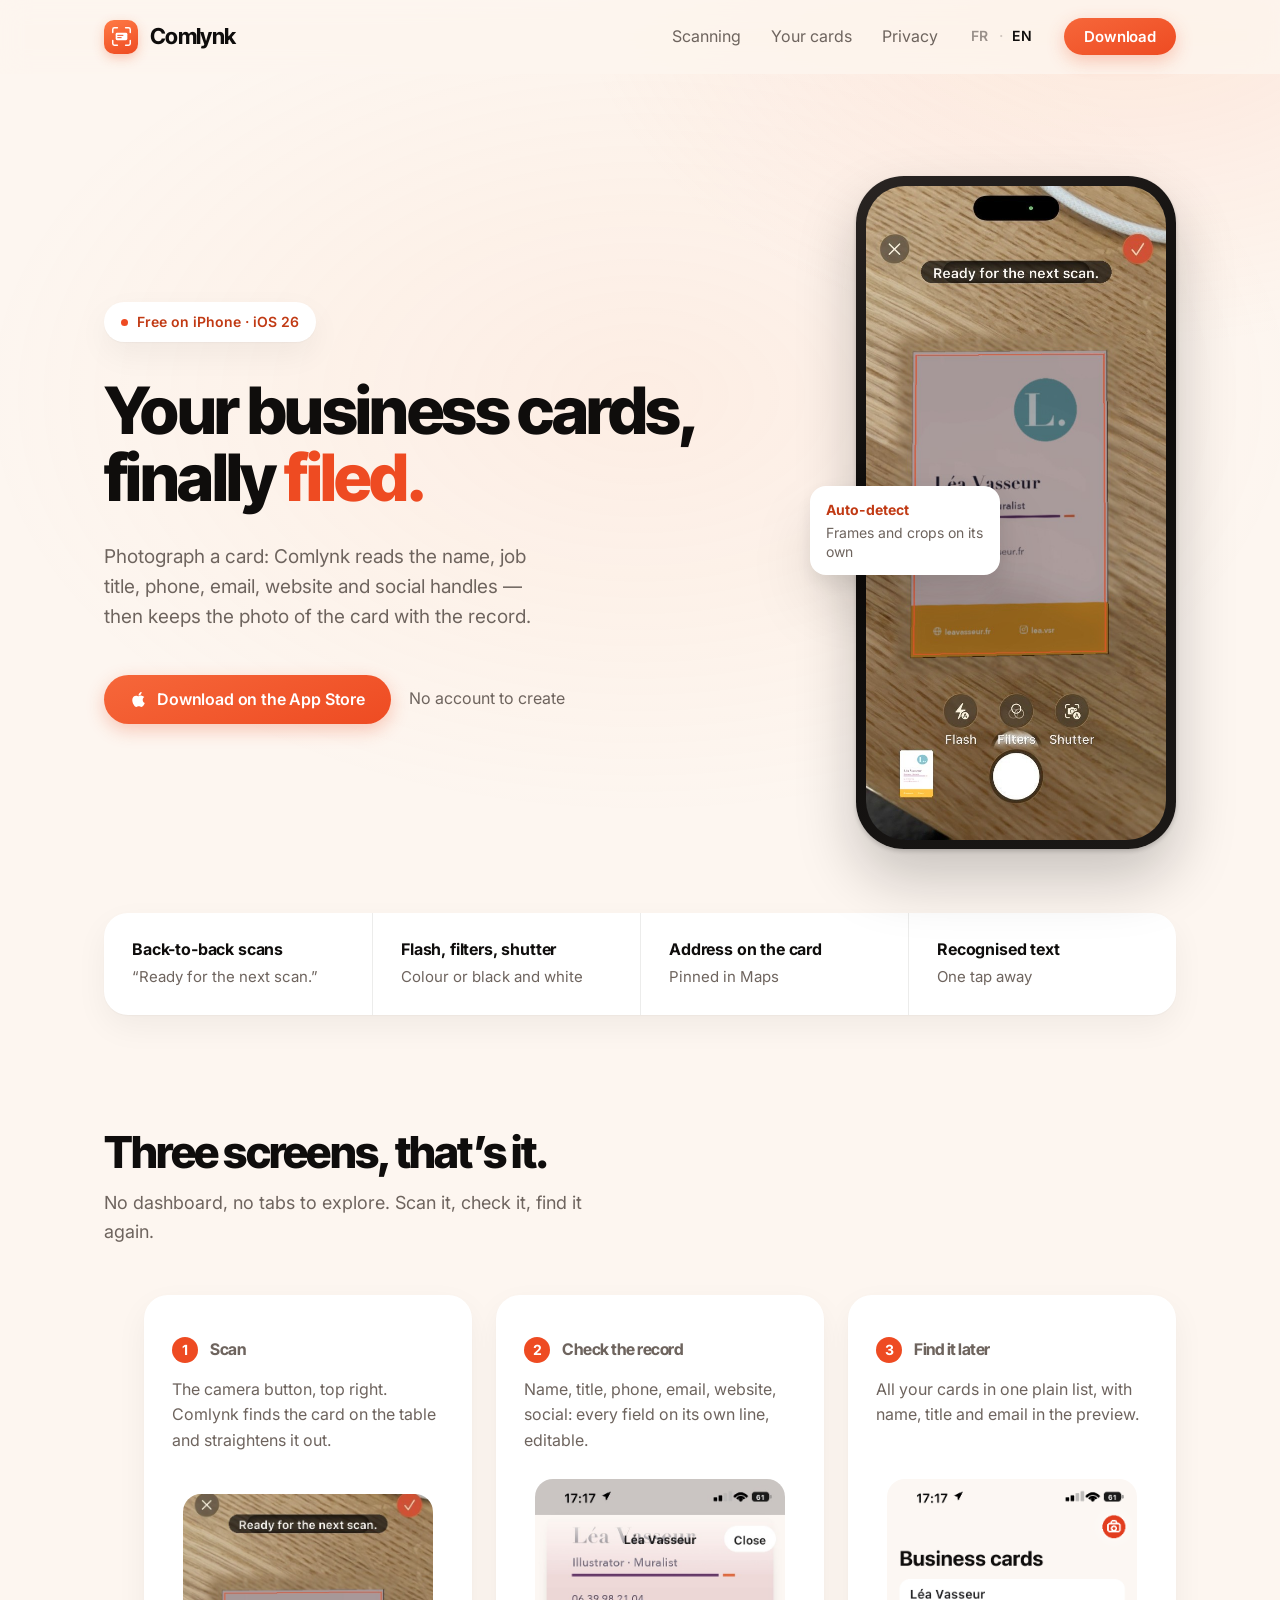
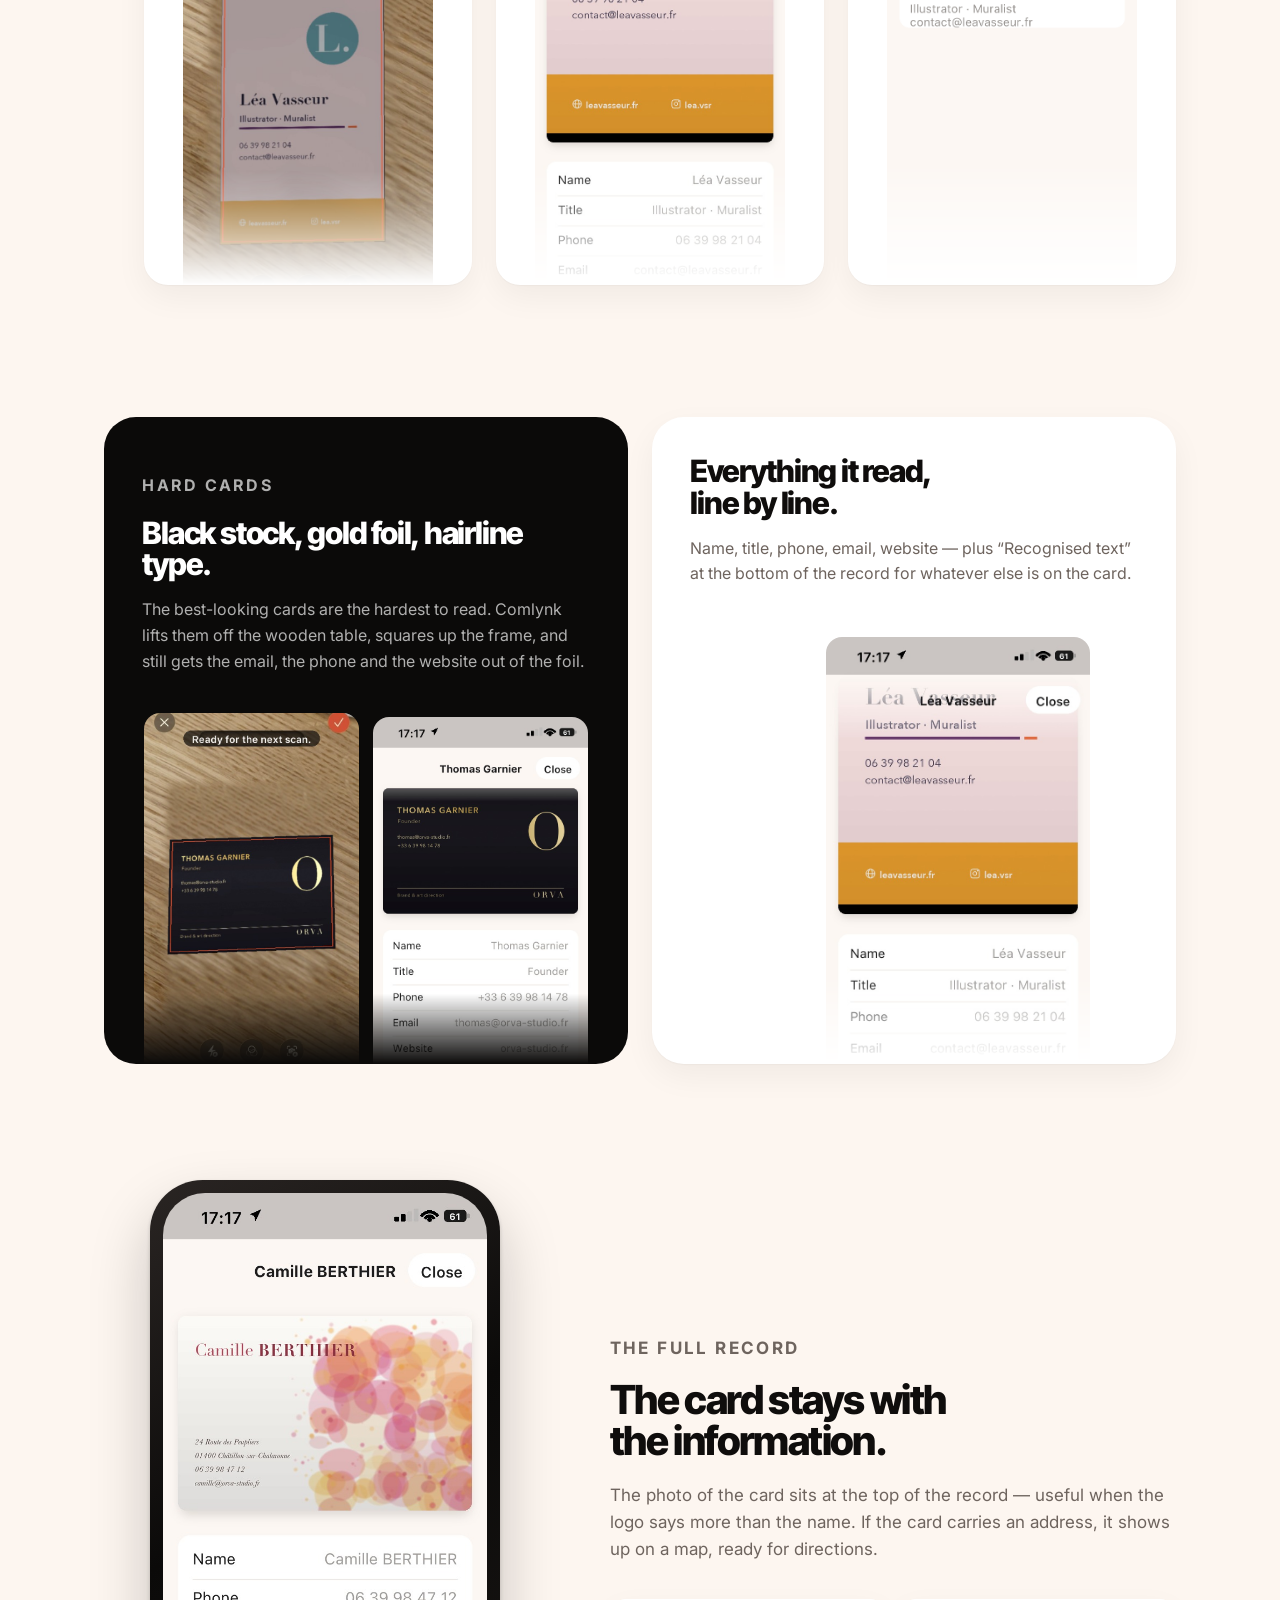
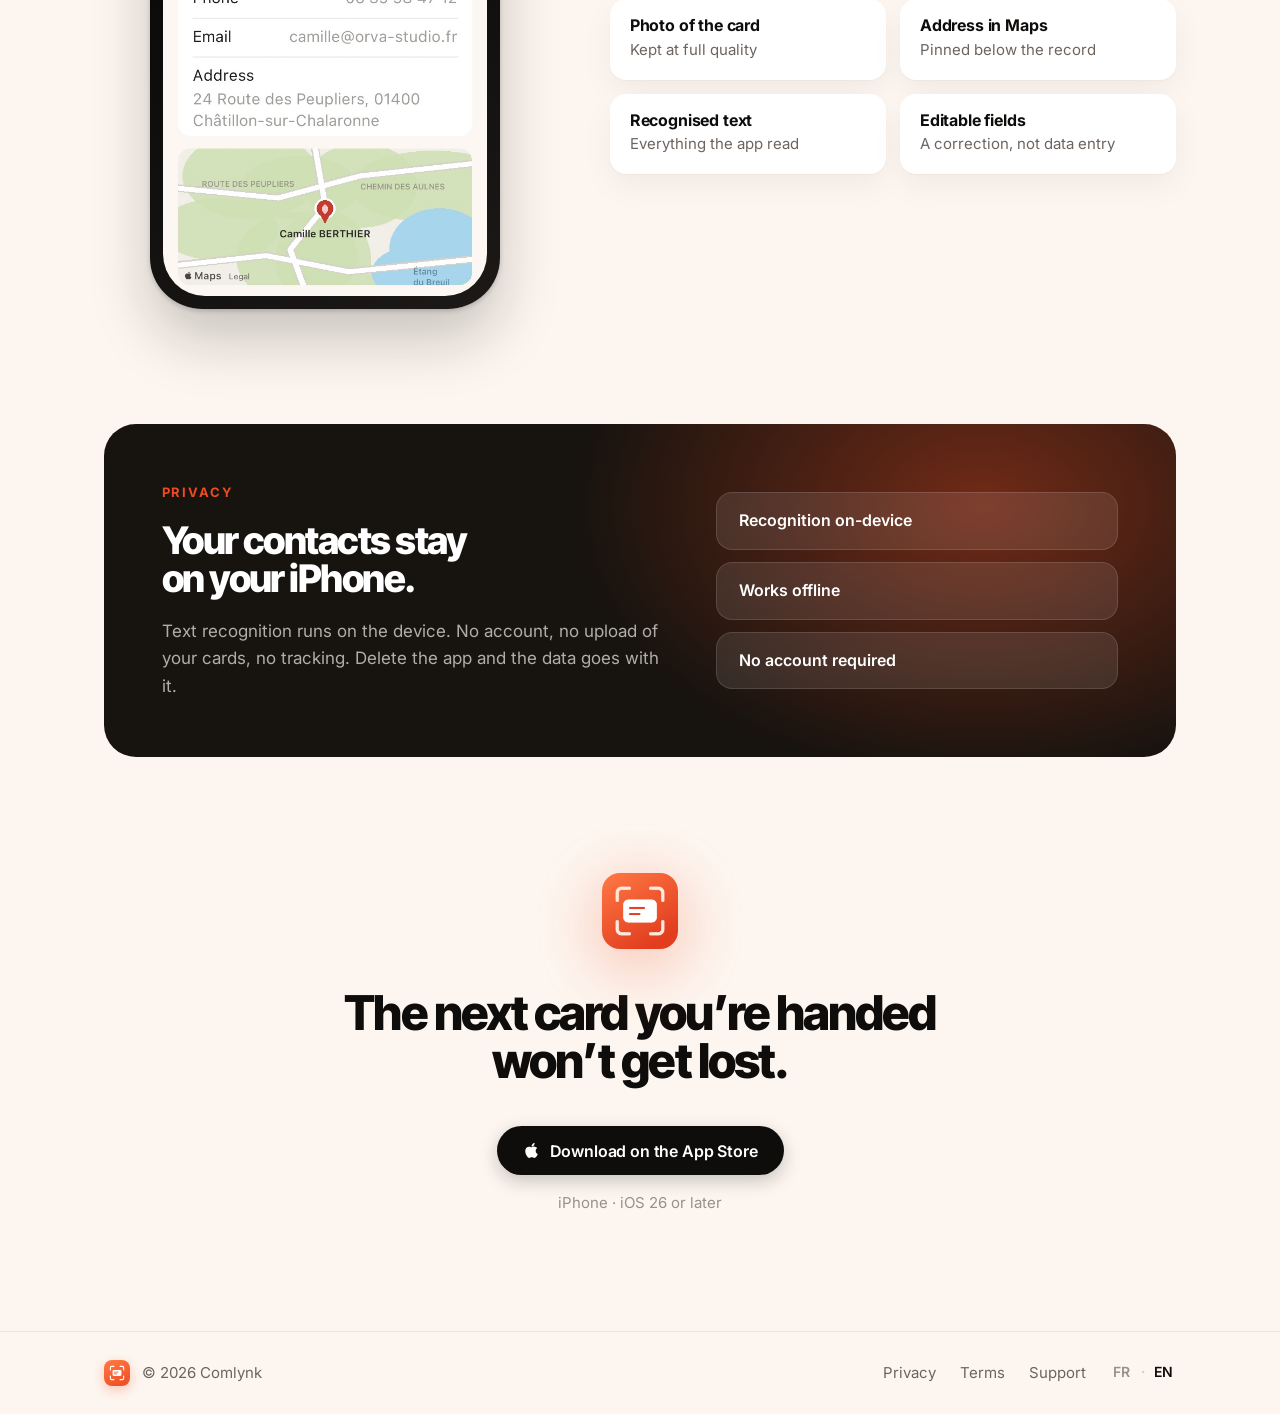
<file: index.html>
<!doctype html>
<html lang="en">
  <head>
    <meta charset="utf-8" />
    <meta name="viewport" content="width=device-width, initial-scale=1" />
    <title>Comlynk</title>
    <meta name="robots" content="noindex" />

    <link rel="alternate" hreflang="fr" href="https://kesprit.github.io/comlynk/fr/" />
    <link rel="alternate" hreflang="en" href="https://kesprit.github.io/comlynk/en/" />
    <link rel="alternate" hreflang="x-default" href="https://kesprit.github.io/comlynk/" />
    <link rel="icon" href="favicon.png" sizes="32x32" />

    <!-- Aiguillage de langue : la langue déjà choisie l'emporte, sinon on suit
         le navigateur. Tout le reste du site est du HTML statique. -->
    <script>
      (function () {
        var target = "en/";

        try {
          var saved = window.localStorage.getItem("comlynk-lang");
          if (saved === "fr" || saved === "en") {
            window.location.replace(saved + "/");
            return;
          }
        } catch (error) {
          /* Stockage bloqué : on retombe sur la langue du navigateur. */
        }

        var preferred = navigator.languages || [navigator.language || "en"];

        for (var i = 0; i < preferred.length; i++) {
          if (String(preferred[i]).toLowerCase().indexOf("fr") === 0) {
            target = "fr/";
            break;
          }
        }

        window.location.replace(target);
      })();
    </script>

    <noscript><meta http-equiv="refresh" content="0; url=en/" /></noscript>

    <style>
      body {
        margin: 0;
        min-height: 100vh;
        display: grid;
        place-items: center;
        gap: 18px;
        background: #fdf6f0;
        color: #0f0d0c;
        font: 500 17px/1.6 -apple-system, BlinkMacSystemFont, "Segoe UI", Roboto,
          Helvetica, Arial, sans-serif;
        text-align: center;
      }
      a {
        color: #c13a14;
      }
    </style>
  </head>

  <body>
    <p>
      <strong>Comlynk</strong><br />
      <a href="fr/" hreflang="fr">Français</a> · <a href="en/" hreflang="en">English</a>
    </p>
  </body>
</html>
</file>
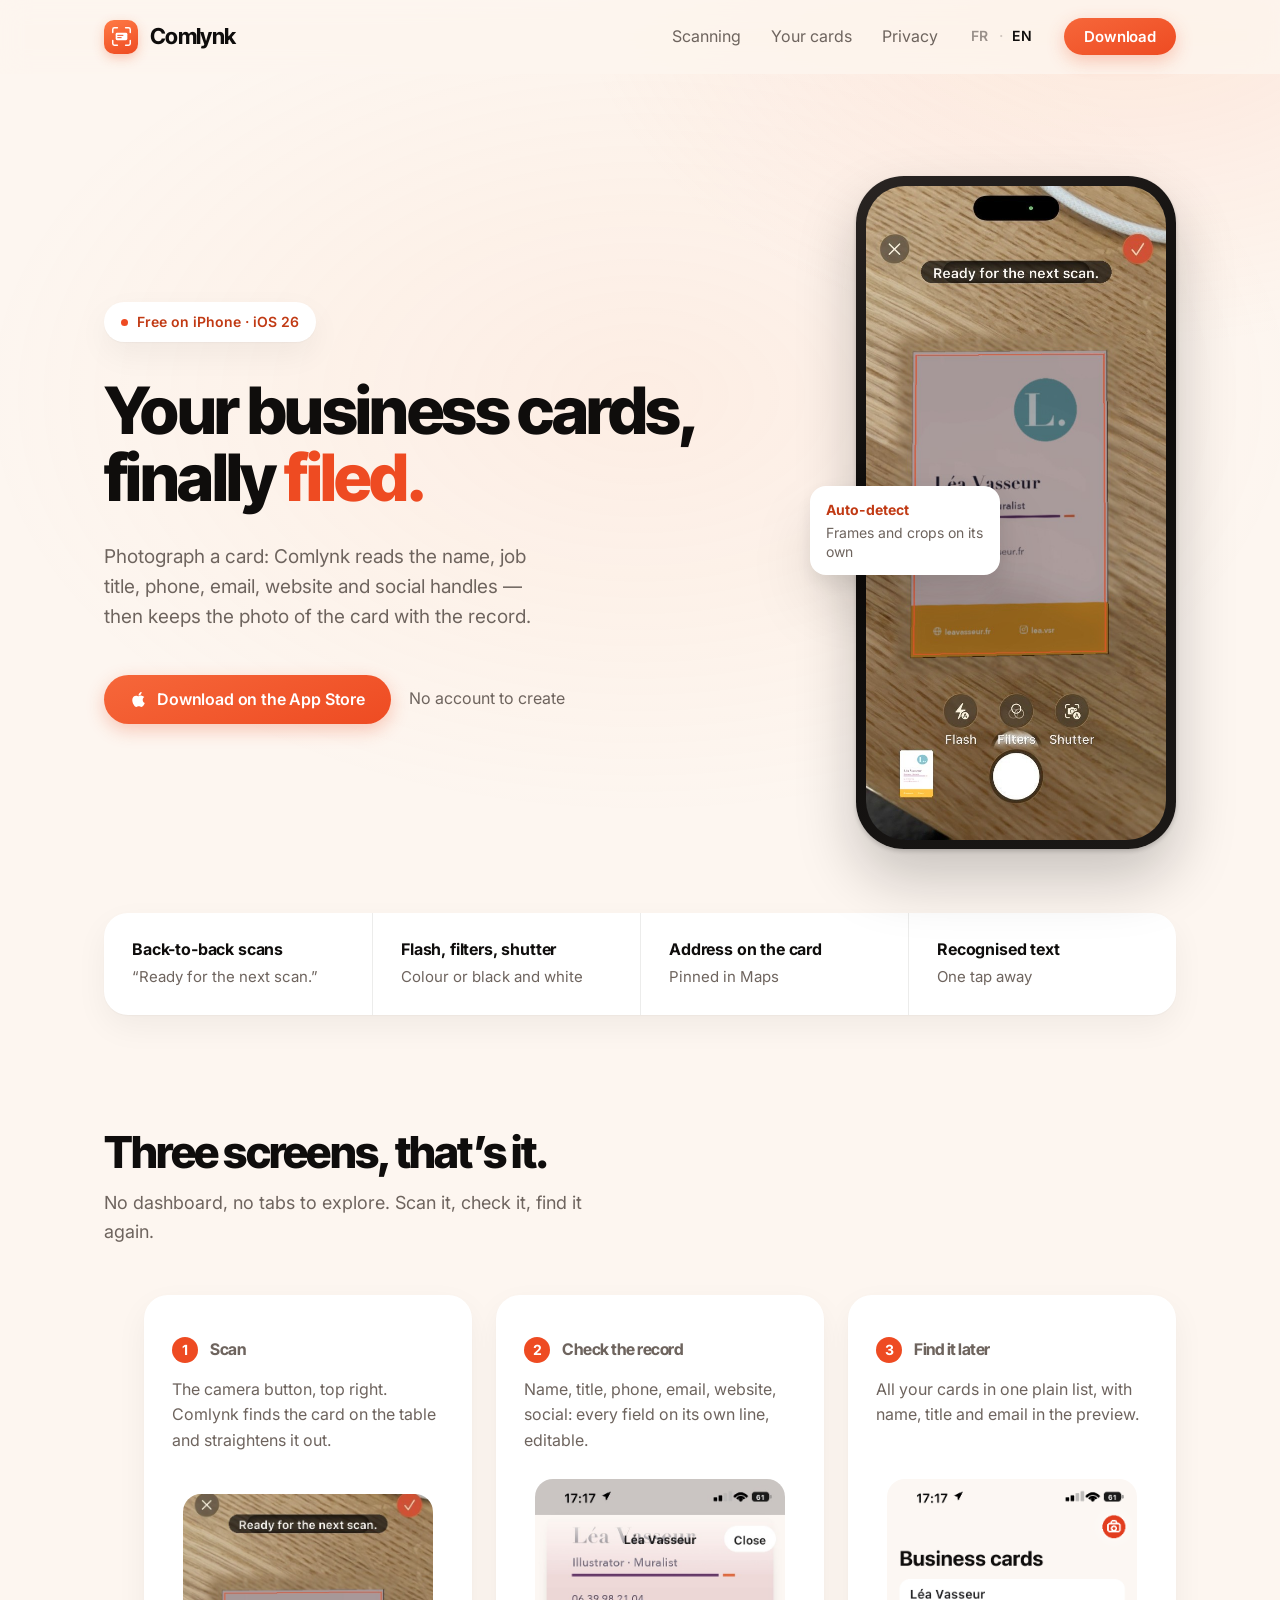
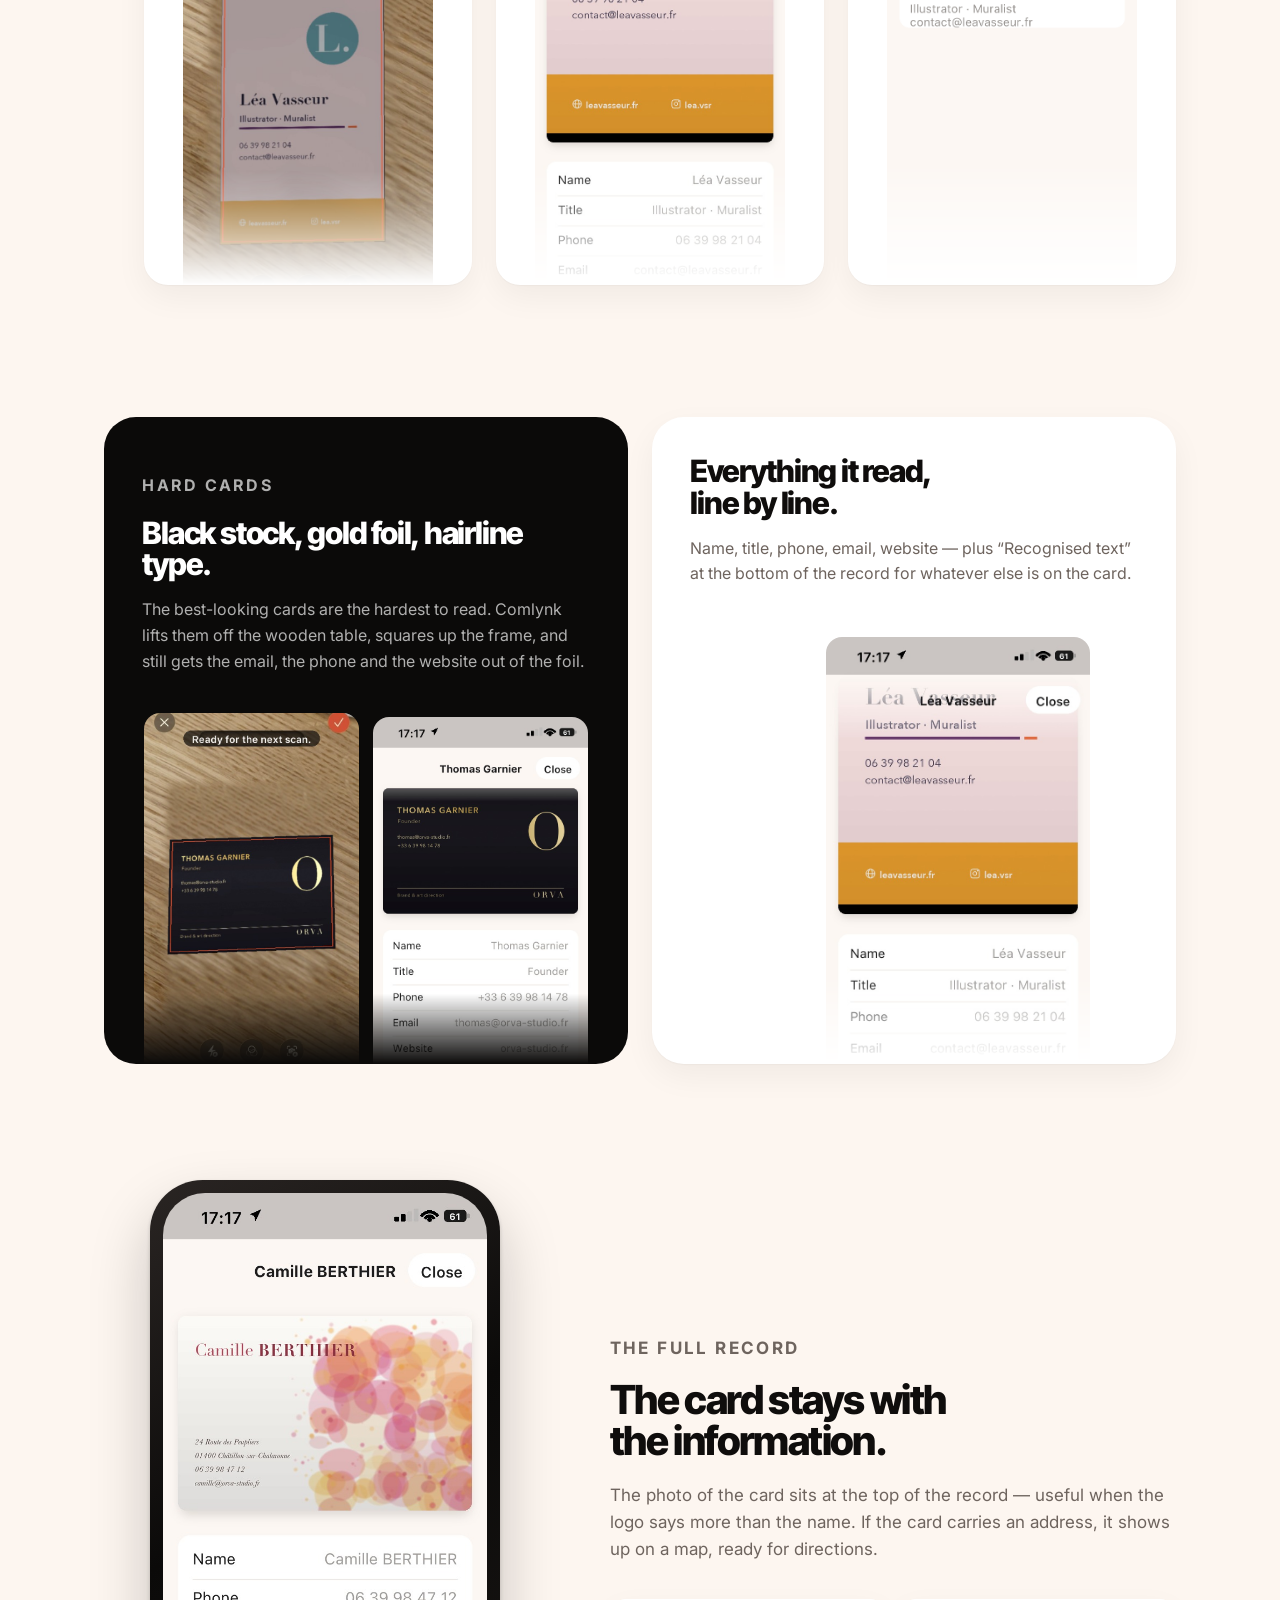
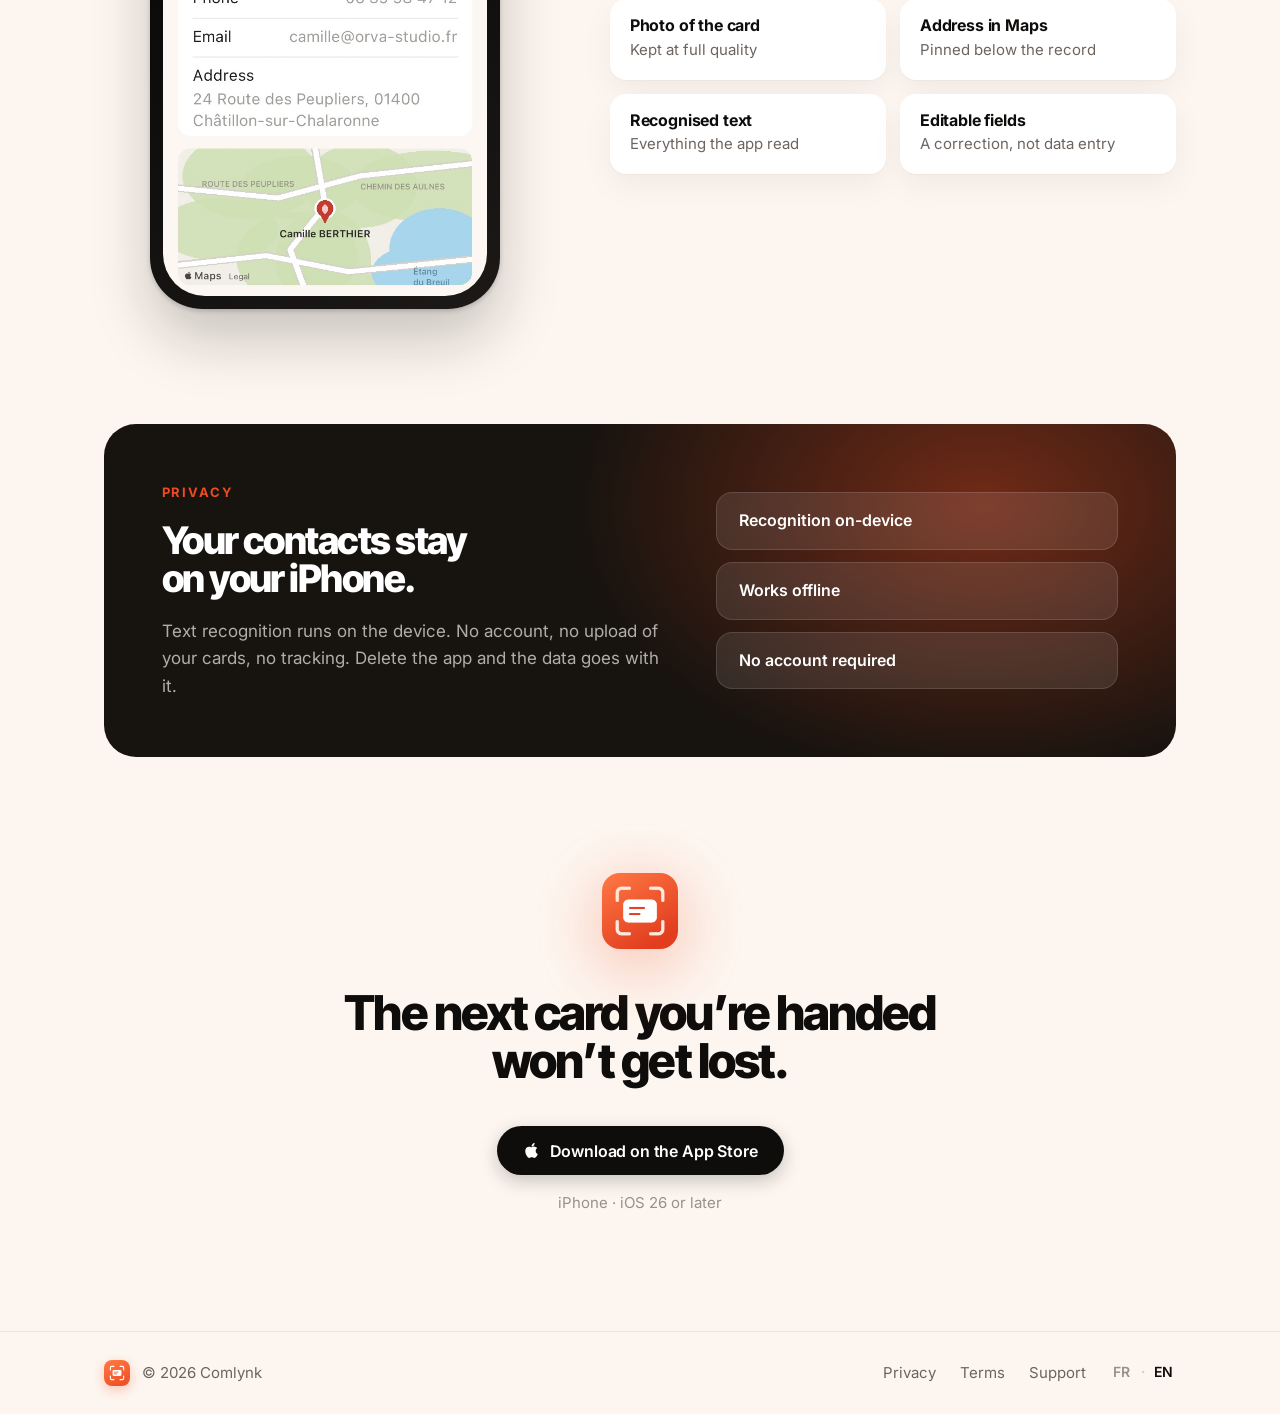
<file: en/index.html>
<!doctype html>
<html lang="en">
  <head>
    <meta charset="utf-8" />
    <meta name="viewport" content="width=device-width, initial-scale=1" />
    <title>Comlynk — Your business cards, finally filed</title>
    <meta
      name="description"
      content="Photograph a business card: Comlynk reads the name, job title, phone, email and website, then keeps the photo with the record. On iPhone, with no account."
    />

    <link rel="canonical" href="https://kesprit.github.io/comlynk/en/" />
    <link rel="alternate" hreflang="fr" href="https://kesprit.github.io/comlynk/fr/" />
    <link rel="alternate" hreflang="en" href="https://kesprit.github.io/comlynk/en/" />
    <link rel="alternate" hreflang="x-default" href="https://kesprit.github.io/comlynk/" />

    <meta property="og:type" content="website" />
    <meta property="og:locale" content="en_GB" />
    <meta property="og:locale:alternate" content="fr_FR" />
    <meta property="og:site_name" content="Comlynk" />
    <meta property="og:title" content="Comlynk — Your business cards, finally filed" />
    <meta
      property="og:description"
      content="Photograph a card: Comlynk reads the name, job title, phone, email and website, then keeps the photo of the card with the record."
    />
    <meta property="og:url" content="https://kesprit.github.io/comlynk/en/" />
    <meta property="og:image" content="https://kesprit.github.io/comlynk/assets/img/og-en.png" />
    <meta property="og:image:width" content="1200" />
    <meta property="og:image:height" content="630" />
    <meta name="twitter:card" content="summary_large_image" />

    <meta name="theme-color" content="#fdf6f0" />
    <link rel="icon" href="../favicon.png" sizes="32x32" />
    <link rel="apple-touch-icon" href="../assets/img/apple-touch-icon.png" />

    <link rel="preconnect" href="https://fonts.googleapis.com" />
    <link rel="preconnect" href="https://fonts.gstatic.com" crossorigin />
    <link
      href="https://fonts.googleapis.com/css2?family=Inter+Tight:wght@700;800&family=Inter:wght@400;500;600;700&display=swap"
      rel="stylesheet"
    />
    <link rel="stylesheet" href="../assets/css/site.css" />
  </head>

  <body>
    <a class="skip-link" href="#main">Skip to content</a>

    <!-- ===================================================================
         En-tête
         =================================================================== -->
    <header class="site-header">
      <div class="container header-inner">
        <a class="brand" href="./" aria-label="Comlynk, home">
          <span class="brand-mark" aria-hidden="true">
            <svg viewBox="14 14 72 72" fill="none" xmlns="http://www.w3.org/2000/svg">
              <g stroke="#fff" stroke-width="5" stroke-linecap="round" stroke-linejoin="round">
                <path d="M20 36V26a6 6 0 0 1 6-6h10" />
                <path d="M64 20h10a6 6 0 0 1 6 6v10" />
                <path d="M80 64v10a6 6 0 0 1-6 6H64" />
                <path d="M36 80H26a6 6 0 0 1-6-6V64" />
              </g>
              <rect x="30" y="37" width="40" height="26" rx="5" fill="#fff" />
              <path
                d="M37 46h18M37 54h12"
                stroke="#ee4b22"
                stroke-width="3.4"
                stroke-linecap="round"
              />
            </svg>
          </span>
          <span>Comlynk</span>
        </a>

        <nav class="site-nav" aria-label="Primary">
          <a class="nav-link" href="#scanning">Scanning</a>
          <a class="nav-link" href="#cards">Your cards</a>
          <a class="nav-link" href="#privacy">Privacy</a>

          <p class="lang">
            <a href="../fr/" hreflang="fr" lang="fr">FR</a>
            <span class="sep" aria-hidden="true">·</span>
            <span aria-current="true">EN</span>
          </p>

          <a class="btn btn--primary btn--small" href="https://apps.apple.com/app/comlynk/id6815378106" rel="noopener">Download</a>
        </nav>
      </div>
    </header>

    <main id="main">
      <!-- =================================================================
           Héro
           ================================================================= -->
      <section class="hero">
        <div class="container hero-grid">
          <div class="hero-copy">
            <p class="badge">Free on iPhone · iOS 26</p>

            <h1>Your business cards,<br />finally <span class="accent">filed.</span></h1>

            <p class="hero-lede">
              Photograph a card: Comlynk reads the name, job title, phone, email, website and
              social handles — then keeps the photo of the card with the record.
            </p>

            <div class="hero-cta">
              <a class="btn btn--primary" href="https://apps.apple.com/app/comlynk/id6815378106" rel="noopener">
                <svg viewBox="0 0 384 512" fill="currentColor" aria-hidden="true">
                  <path
                    d="M318.7 268.7c-.2-36.7 16.4-64.4 50-84.8-18.8-26.9-47.2-41.7-84.7-44.6-35.5-2.8-74.3 20.7-88.5 20.7-15 0-49.4-19.7-76.4-19.7C63.3 141.2 4 184.8 4 273.5q0 39.3 14.4 81.2c12.8 36.7 59 126.7 107.2 125.2 25.2-.6 43-17.9 75.8-17.9 31.8 0 48.3 17.9 76.4 17.9 48.6-.7 90.4-82.5 102.6-119.3-65.2-30.7-61.7-90-61.7-91.9zm-56.6-164.2c27.3-32.4 24.8-61.9 24-72.5-24.1 1.4-52 16.4-67.9 34.9-17.5 19.8-27.8 44.3-25.6 71.9 26.1 2 49.9-11.4 69.5-34.3z"
                  />
                </svg>
                Download on the App Store
              </a>
              <p class="cta-note">No account to create</p>
            </div>

          </div>

          <div class="hero-media">
            <div class="device">
              <img
                src="../assets/img/en/hero-scan.jpg"
                width="601"
                height="1306"
                alt="An iPhone photographs a business card lying on a wooden table; Comlynk detects the card and shows “Ready for the next scan”."
                fetchpriority="high"
              />
            </div>
            <p class="hero-tip">
              <strong>Auto-detect</strong>
              <span>Frames and crops on its own</span>
            </p>
          </div>
        </div>
      </section>

      <!-- =================================================================
           Bande de spécifications
           ================================================================= -->
      <section class="specs">
        <div class="container">
          <ul class="spec-grid">
            <li>
              <p class="spec-title">Back-to-back scans</p>
              <p>“Ready for the next scan.”</p>
            </li>
            <li>
              <p class="spec-title">Flash, filters, shutter</p>
              <p>Colour or black and white</p>
            </li>
            <li>
              <p class="spec-title">Address on the card</p>
              <p>Pinned in Maps</p>
            </li>
            <li>
              <p class="spec-title">Recognised text</p>
              <p>One tap away</p>
            </li>
          </ul>
        </div>
      </section>

      <!-- =================================================================
           Trois écrans
           ================================================================= -->
      <section class="steps" id="scanning">
        <div class="container">
          <h2 class="section-title">Three screens, that’s it.</h2>
          <p class="section-sub">
            No dashboard, no tabs to explore. Scan it, check it, find it again.
          </p>

          <ol class="step-grid">
            <li class="step-card">
              <p class="step-head"><span class="step-num" aria-hidden="true">1</span>Scan</p>
              <p>
                The camera button, top right. Comlynk finds the card on the table and straightens
                it out.
              </p>
              <figure class="step-shot">
                <img
                  src="../assets/img/en/step-scan.jpg"
                  width="601"
                  height="939"
                  alt="The scanning screen: a pink business card on a wooden table, outlined by the app."
                  loading="lazy"
                />
              </figure>
            </li>

            <li class="step-card">
              <p class="step-head">
                <span class="step-num" aria-hidden="true">2</span>Check the record
              </p>
              <p>
                Name, title, phone, email, website, social: every field on its own line, editable.
              </p>
              <figure class="step-shot">
                <img
                  src="../assets/img/en/record-lea.jpg"
                  width="601"
                  height="974"
                  alt="A contact record: the photo of the card at the top, then the name, job title, phone, email and website."
                  loading="lazy"
                />
              </figure>
            </li>

            <li class="step-card">
              <p class="step-head">
                <span class="step-num" aria-hidden="true">3</span>Find it later
              </p>
              <p>All your cards in one plain list, with name, title and email in the preview.</p>
              <figure class="step-shot">
                <img
                  src="../assets/img/en/step-list.png"
                  width="601"
                  height="974"
                  alt="The business card list: each row shows the name, job title and email."
                  loading="lazy"
                />
              </figure>
            </li>
          </ol>
        </div>
      </section>

      <!-- =================================================================
           Cartes difficiles + texte reconnu
           ================================================================= -->
      <section class="reading">
        <div class="container reading-grid">
          <article class="panel panel-dark">
            <p class="eyebrow">Hard cards</p>
            <h2>Black stock, gold foil, hairline type.</h2>
            <p>
              The best-looking cards are the hardest to read. Comlynk lifts them off the wooden
              table, squares up the frame, and still gets the email, the phone and the website out
              of the foil.
            </p>
            <div class="panel-shots">
              <img
                src="../assets/img/en/hard-scan.jpg"
                width="601"
                height="985"
                alt="Scanning a black business card with gold lettering, lying on a wooden table."
                loading="lazy"
              />
              <img
                src="../assets/img/en/hard-record.jpg"
                width="601"
                height="974"
                alt="The resulting record: name, phone, email and website pulled out of the gold-foil card."
                loading="lazy"
              />
            </div>
          </article>

          <article class="panel panel-light">
            <h2>Everything it read,<br />line by line.</h2>
            <p>
              Name, title, phone, email, website — plus “Recognised text” at the bottom of the
              record for whatever else is on the card.
            </p>
            <div class="panel-shots panel-shots--single">
              <img
                src="../assets/img/en/record-lea.jpg"
                width="601"
                height="974"
                alt="A full record with the photo of the card, the detected fields and the “Recognised text” link."
                loading="lazy"
              />
            </div>
          </article>
        </div>
      </section>

      <!-- =================================================================
           La fiche complète
           ================================================================= -->
      <section class="record" id="cards">
        <div class="container record-grid">
          <figure class="record-media">
            <div class="device">
              <img
                src="../assets/img/en/record-map.jpg"
                width="601"
                height="1306"
                alt="A record showing the photo of an illustrated card, the contact details, then the address pinned on a map."
                loading="lazy"
              />
            </div>
          </figure>

          <div class="record-copy">
            <p class="eyebrow">The full record</p>
            <h2>The card stays with<br />the information.</h2>
            <p>
              The photo of the card sits at the top of the record — useful when the logo says more
              than the name. If the card carries an address, it shows up on a map, ready for
              directions.
            </p>

            <ul class="mini-grid">
              <li>
                <h3>Photo of the card</h3>
                <p>Kept at full quality</p>
              </li>
              <li>
                <h3>Address in Maps</h3>
                <p>Pinned below the record</p>
              </li>
              <li>
                <h3>Recognised text</h3>
                <p>Everything the app read</p>
              </li>
              <li>
                <h3>Editable fields</h3>
                <p>A correction, not data entry</p>
              </li>
            </ul>
          </div>
        </div>
      </section>

      <!-- =================================================================
           Confidentialité
           ================================================================= -->
      <section class="privacy" id="privacy">
        <div class="container">
          <div class="privacy-panel">
            <div>
              <p class="eyebrow">Privacy</p>
              <h2>Your contacts stay<br />on your iPhone.</h2>
              <p>
                Text recognition runs on the device. No account, no upload of your cards, no
                tracking. Delete the app and the data goes with it.
              </p>
            </div>

            <ul class="chips">
              <li>Recognition on-device</li>
              <li>Works offline</li>
              <li>No account required</li>
            </ul>
          </div>
        </div>
      </section>

      <!-- =================================================================
           Appel final
           ================================================================= -->
      <section class="final" id="download">
        <div class="container">
          <img
            class="final-icon"
            src="../assets/img/icon-512.png"
            width="512"
            height="512"
            alt=""
            loading="lazy"
          />

          <h2>The next card you’re handed<br />won’t get lost.</h2>

          <a class="btn btn--dark" href="https://apps.apple.com/app/comlynk/id6815378106" rel="noopener">
            <svg viewBox="0 0 384 512" fill="currentColor" aria-hidden="true">
              <path
                d="M318.7 268.7c-.2-36.7 16.4-64.4 50-84.8-18.8-26.9-47.2-41.7-84.7-44.6-35.5-2.8-74.3 20.7-88.5 20.7-15 0-49.4-19.7-76.4-19.7C63.3 141.2 4 184.8 4 273.5q0 39.3 14.4 81.2c12.8 36.7 59 126.7 107.2 125.2 25.2-.6 43-17.9 75.8-17.9 31.8 0 48.3 17.9 76.4 17.9 48.6-.7 90.4-82.5 102.6-119.3-65.2-30.7-61.7-90-61.7-91.9zm-56.6-164.2c27.3-32.4 24.8-61.9 24-72.5-24.1 1.4-52 16.4-67.9 34.9-17.5 19.8-27.8 44.3-25.6 71.9 26.1 2 49.9-11.4 69.5-34.3z"
              />
            </svg>
            Download on the App Store
          </a>

          <p class="final-note">iPhone · iOS 26 or later</p>
        </div>
      </section>
    </main>

    <!-- ===================================================================
         Pied de page
         =================================================================== -->
    <footer class="site-footer">
      <div class="container footer-inner">
        <p class="footer-brand">
          <span class="brand-mark" aria-hidden="true">
            <svg viewBox="14 14 72 72" fill="none" xmlns="http://www.w3.org/2000/svg">
              <g stroke="#fff" stroke-width="5" stroke-linecap="round" stroke-linejoin="round">
                <path d="M20 36V26a6 6 0 0 1 6-6h10" />
                <path d="M64 20h10a6 6 0 0 1 6 6v10" />
                <path d="M80 64v10a6 6 0 0 1-6 6H64" />
                <path d="M36 80H26a6 6 0 0 1-6-6V64" />
              </g>
              <rect x="30" y="37" width="40" height="26" rx="5" fill="#fff" />
              <path
                d="M37 46h18M37 54h12"
                stroke="#ee4b22"
                stroke-width="3.4"
                stroke-linecap="round"
              />
            </svg>
          </span>
          © 2026 Comlynk
        </p>

        <nav class="footer-links" aria-label="Footer">
          <a href="privacy.html">Privacy</a>
          <a href="terms.html">Terms</a>
          <a href="support.html">Support</a>
          <span class="lang">
            <a href="../fr/" hreflang="fr" lang="fr">FR</a>
            <span class="sep" aria-hidden="true">·</span>
            <span aria-current="true">EN</span>
          </span>
        </nav>
      </div>
    </footer>

    <script src="../assets/js/site.js" defer></script>
  </body>
</html>
</file>
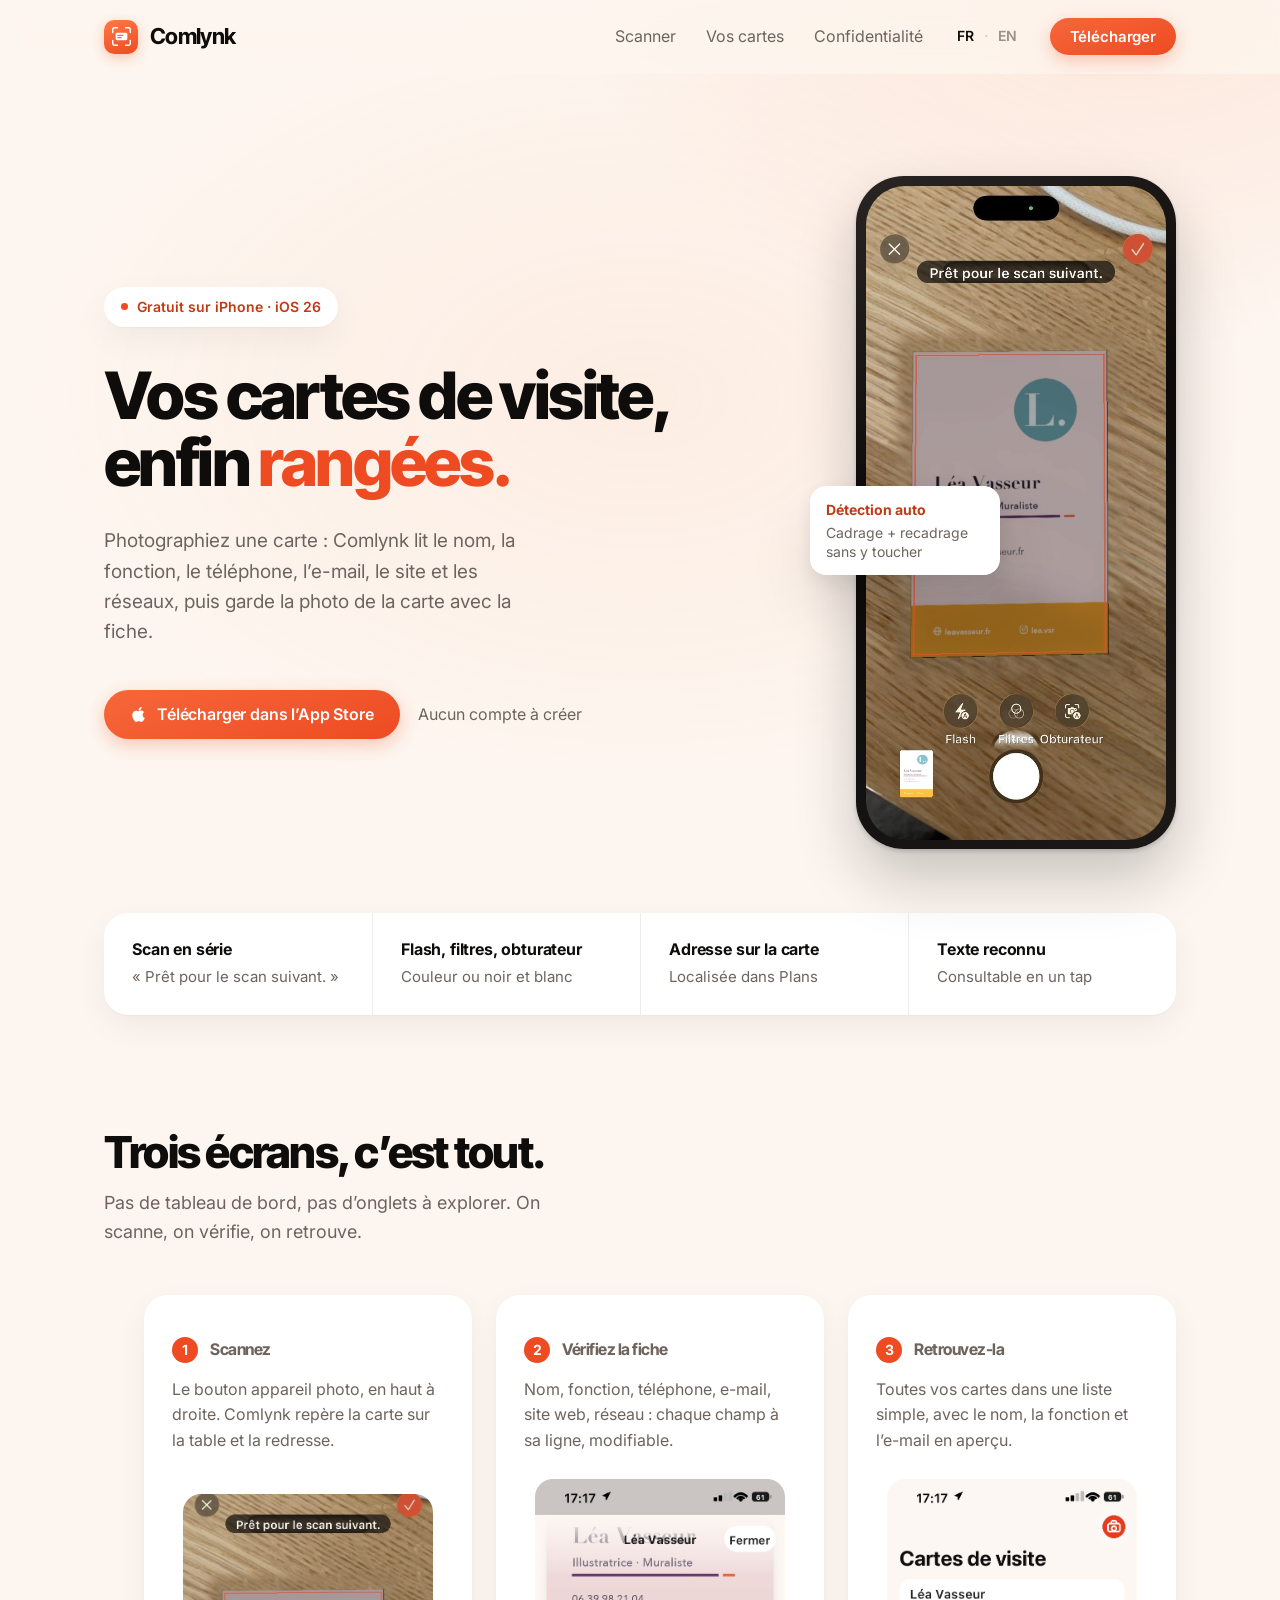
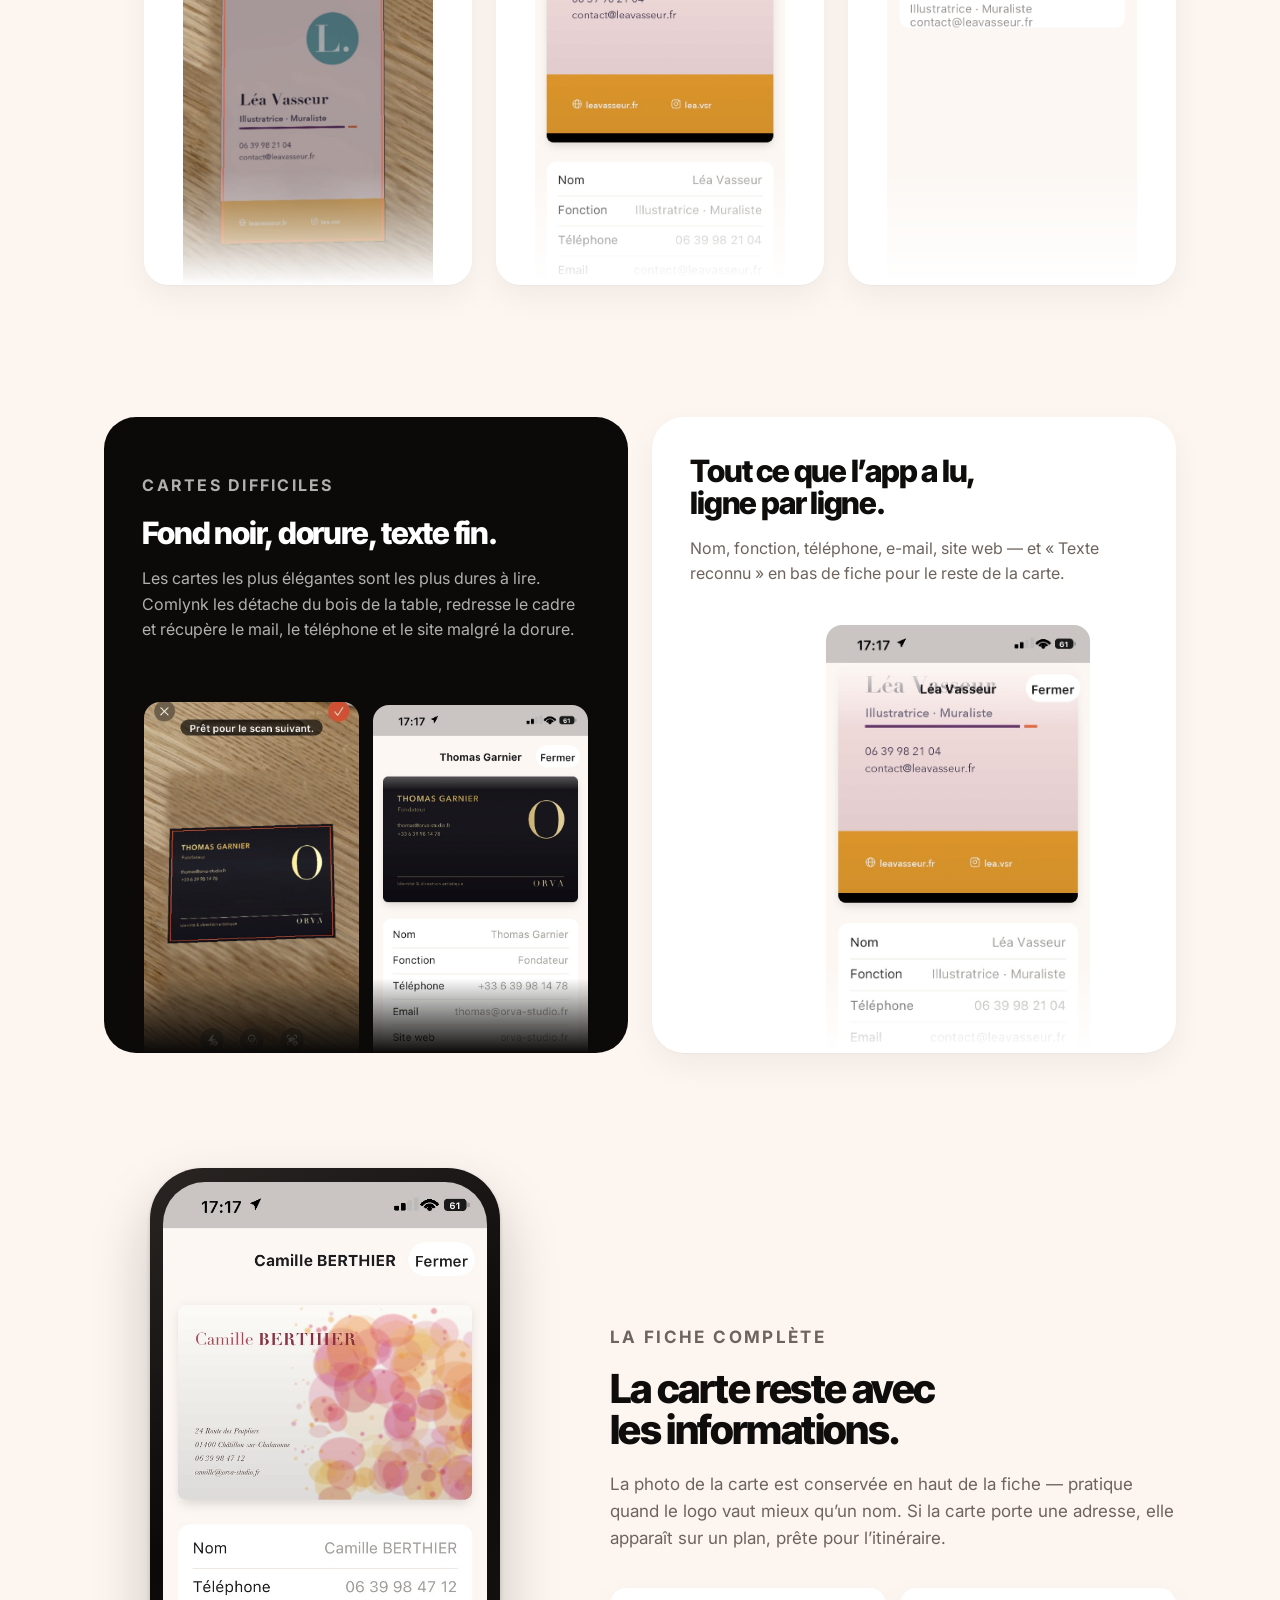
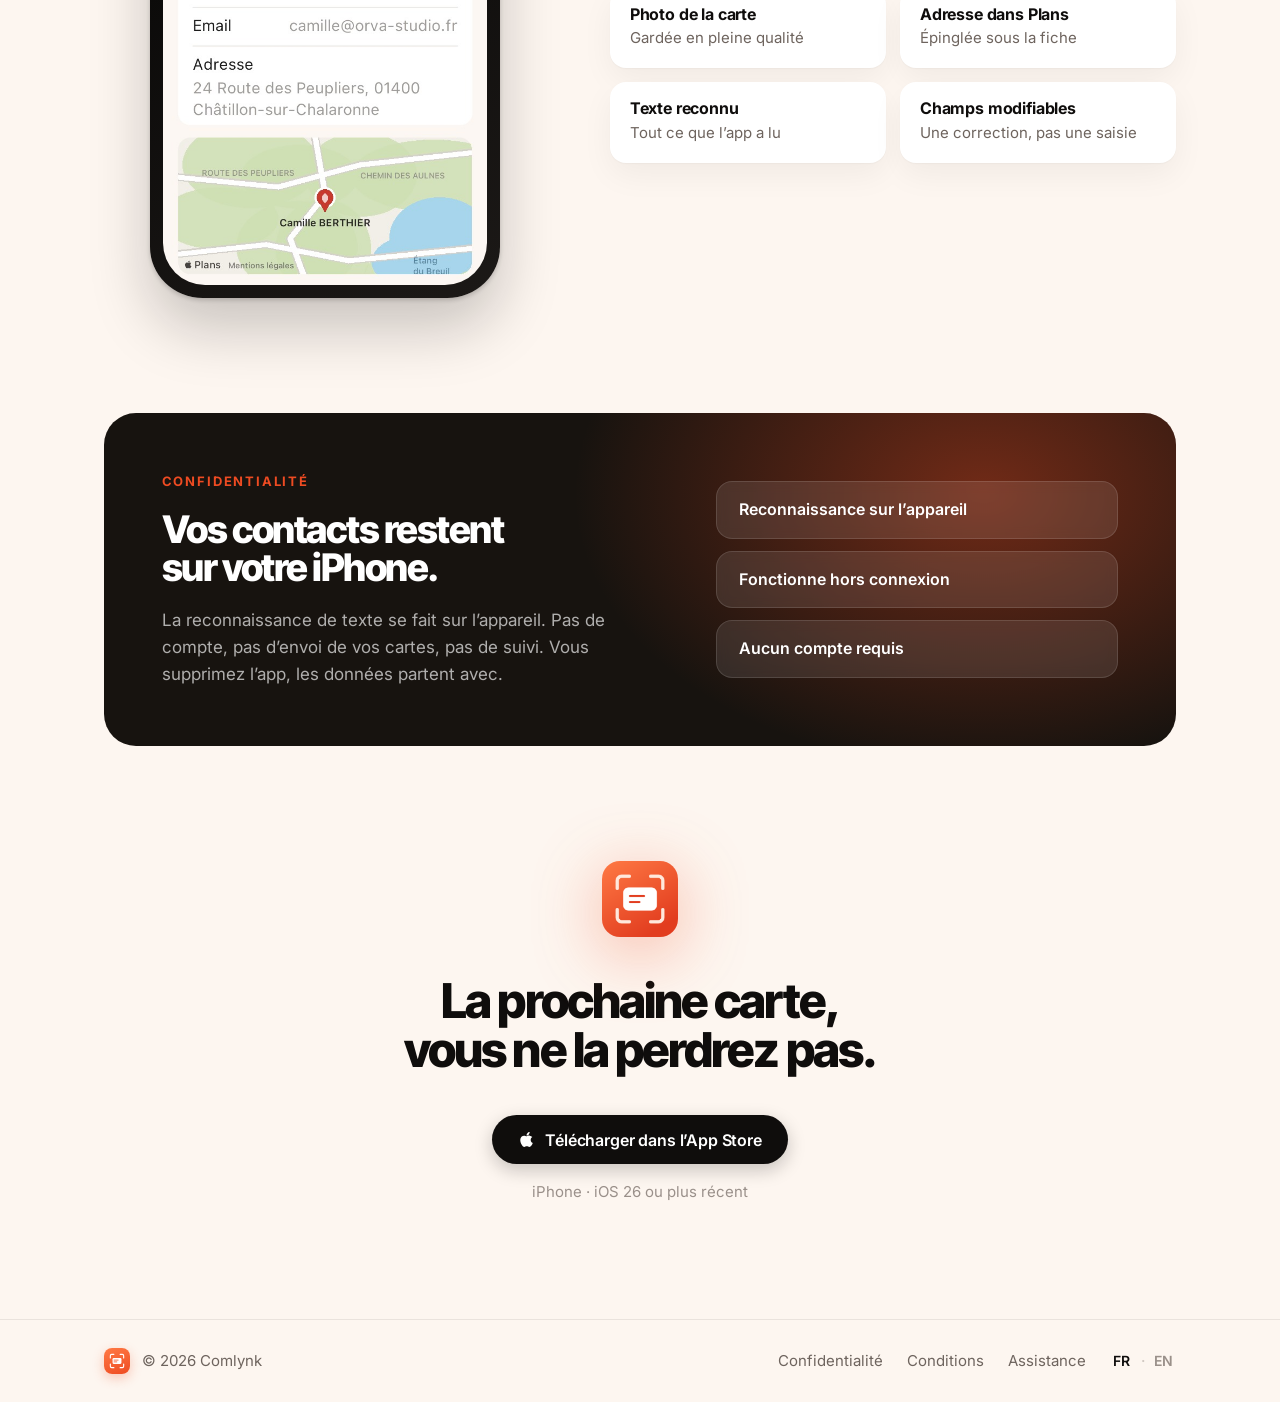
<file: fr/index.html>
<!doctype html>
<html lang="fr">
  <head>
    <meta charset="utf-8" />
    <meta name="viewport" content="width=device-width, initial-scale=1" />
    <title>Comlynk — Vos cartes de visite, enfin rangées</title>
    <meta
      name="description"
      content="Photographiez une carte de visite : Comlynk lit le nom, la fonction, le téléphone, l’e-mail et le site, puis garde la photo avec la fiche. Sur l’iPhone, sans compte."
    />

    <link rel="canonical" href="https://kesprit.github.io/comlynk/fr/" />
    <link rel="alternate" hreflang="fr" href="https://kesprit.github.io/comlynk/fr/" />
    <link rel="alternate" hreflang="en" href="https://kesprit.github.io/comlynk/en/" />
    <link rel="alternate" hreflang="x-default" href="https://kesprit.github.io/comlynk/" />

    <meta property="og:type" content="website" />
    <meta property="og:locale" content="fr_FR" />
    <meta property="og:locale:alternate" content="en_GB" />
    <meta property="og:site_name" content="Comlynk" />
    <meta property="og:title" content="Comlynk — Vos cartes de visite, enfin rangées" />
    <meta
      property="og:description"
      content="Photographiez une carte : Comlynk lit le nom, la fonction, le téléphone, l’e-mail et le site, puis garde la photo avec la fiche."
    />
    <meta property="og:url" content="https://kesprit.github.io/comlynk/fr/" />
    <meta property="og:image" content="https://kesprit.github.io/comlynk/assets/img/og-fr.png" />
    <meta property="og:image:width" content="1200" />
    <meta property="og:image:height" content="630" />
    <meta name="twitter:card" content="summary_large_image" />

    <meta name="theme-color" content="#fdf6f0" />
    <link rel="icon" href="../favicon.png" sizes="32x32" />
    <link rel="apple-touch-icon" href="../assets/img/apple-touch-icon.png" />

    <link rel="preconnect" href="https://fonts.googleapis.com" />
    <link rel="preconnect" href="https://fonts.gstatic.com" crossorigin />
    <link
      href="https://fonts.googleapis.com/css2?family=Inter+Tight:wght@700;800&family=Inter:wght@400;500;600;700&display=swap"
      rel="stylesheet"
    />
    <link rel="stylesheet" href="../assets/css/site.css" />
  </head>

  <body>
    <a class="skip-link" href="#main">Aller au contenu</a>

    <!-- ===================================================================
         En-tête
         =================================================================== -->
    <header class="site-header">
      <div class="container header-inner">
        <a class="brand" href="./" aria-label="Comlynk, accueil">
          <span class="brand-mark" aria-hidden="true">
            <svg viewBox="14 14 72 72" fill="none" xmlns="http://www.w3.org/2000/svg">
              <g stroke="#fff" stroke-width="5" stroke-linecap="round" stroke-linejoin="round">
                <path d="M20 36V26a6 6 0 0 1 6-6h10" />
                <path d="M64 20h10a6 6 0 0 1 6 6v10" />
                <path d="M80 64v10a6 6 0 0 1-6 6H64" />
                <path d="M36 80H26a6 6 0 0 1-6-6V64" />
              </g>
              <rect x="30" y="37" width="40" height="26" rx="5" fill="#fff" />
              <path
                d="M37 46h18M37 54h12"
                stroke="#ee4b22"
                stroke-width="3.4"
                stroke-linecap="round"
              />
            </svg>
          </span>
          <span>Comlynk</span>
        </a>

        <nav class="site-nav" aria-label="Principale">
          <a class="nav-link" href="#scanner">Scanner</a>
          <a class="nav-link" href="#cartes">Vos cartes</a>
          <a class="nav-link" href="#confidentialite">Confidentialité</a>

          <p class="lang">
            <span aria-current="true">FR</span>
            <span class="sep" aria-hidden="true">·</span>
            <a href="../en/" hreflang="en" lang="en">EN</a>
          </p>

          <a class="btn btn--primary btn--small" href="https://apps.apple.com/fr/app/comlynk/id6815378106" rel="noopener">Télécharger</a>
        </nav>
      </div>
    </header>

    <main id="main">
      <!-- =================================================================
           Héro
           ================================================================= -->
      <section class="hero">
        <div class="container hero-grid">
          <div class="hero-copy">
            <p class="badge">Gratuit sur iPhone · iOS 26</p>

            <h1>Vos cartes de visite,<br />enfin <span class="accent">rangées.</span></h1>

            <p class="hero-lede">
              Photographiez une carte : Comlynk lit le nom, la fonction, le téléphone, l’e-mail,
              le site et les réseaux, puis garde la photo de la carte avec la fiche.
            </p>

            <div class="hero-cta">
              <a class="btn btn--primary" href="https://apps.apple.com/fr/app/comlynk/id6815378106" rel="noopener">
                <svg viewBox="0 0 384 512" fill="currentColor" aria-hidden="true">
                  <path
                    d="M318.7 268.7c-.2-36.7 16.4-64.4 50-84.8-18.8-26.9-47.2-41.7-84.7-44.6-35.5-2.8-74.3 20.7-88.5 20.7-15 0-49.4-19.7-76.4-19.7C63.3 141.2 4 184.8 4 273.5q0 39.3 14.4 81.2c12.8 36.7 59 126.7 107.2 125.2 25.2-.6 43-17.9 75.8-17.9 31.8 0 48.3 17.9 76.4 17.9 48.6-.7 90.4-82.5 102.6-119.3-65.2-30.7-61.7-90-61.7-91.9zm-56.6-164.2c27.3-32.4 24.8-61.9 24-72.5-24.1 1.4-52 16.4-67.9 34.9-17.5 19.8-27.8 44.3-25.6 71.9 26.1 2 49.9-11.4 69.5-34.3z"
                  />
                </svg>
                Télécharger dans l’App Store
              </a>
              <p class="cta-note">Aucun compte à créer</p>
            </div>

          </div>

          <div class="hero-media">
            <div class="device">
              <img
                src="../assets/img/fr/hero-scan.jpg"
                width="601"
                height="1306"
                alt="Un iPhone photographie une carte de visite posée sur une table en bois ; Comlynk détecte la carte et affiche « Prêt pour le scan suivant »."
                fetchpriority="high"
              />
            </div>
            <p class="hero-tip">
              <strong>Détection auto</strong>
              <span>Cadrage + recadrage sans y toucher</span>
            </p>
          </div>
        </div>
      </section>

      <!-- =================================================================
           Bande de spécifications
           ================================================================= -->
      <section class="specs">
        <div class="container">
          <ul class="spec-grid">
            <li>
              <p class="spec-title">Scan en série</p>
              <p>« Prêt pour le scan suivant. »</p>
            </li>
            <li>
              <p class="spec-title">Flash, filtres, obturateur</p>
              <p>Couleur ou noir et blanc</p>
            </li>
            <li>
              <p class="spec-title">Adresse sur la carte</p>
              <p>Localisée dans Plans</p>
            </li>
            <li>
              <p class="spec-title">Texte reconnu</p>
              <p>Consultable en un tap</p>
            </li>
          </ul>
        </div>
      </section>

      <!-- =================================================================
           Trois écrans
           ================================================================= -->
      <section class="steps" id="scanner">
        <div class="container">
          <h2 class="section-title">Trois écrans, c’est tout.</h2>
          <p class="section-sub">
            Pas de tableau de bord, pas d’onglets à explorer. On scanne, on vérifie, on retrouve.
          </p>

          <ol class="step-grid">
            <li class="step-card">
              <p class="step-head"><span class="step-num" aria-hidden="true">1</span>Scannez</p>
              <p>
                Le bouton appareil photo, en haut à droite. Comlynk repère la carte sur la table
                et la redresse.
              </p>
              <figure class="step-shot">
                <img
                  src="../assets/img/fr/step-scan.jpg"
                  width="601"
                  height="939"
                  alt="Écran de scan : une carte de visite rose posée sur du bois, détourée par l’application."
                  loading="lazy"
                />
              </figure>
            </li>

            <li class="step-card">
              <p class="step-head">
                <span class="step-num" aria-hidden="true">2</span>Vérifiez la fiche
              </p>
              <p>
                Nom, fonction, téléphone, e-mail, site web, réseau : chaque champ à sa ligne,
                modifiable.
              </p>
              <figure class="step-shot">
                <img
                  src="../assets/img/fr/record-lea.jpg"
                  width="601"
                  height="974"
                  alt="Fiche d’un contact : la photo de la carte en haut, puis le nom, la fonction, le téléphone, l’e-mail et le site web."
                  loading="lazy"
                />
              </figure>
            </li>

            <li class="step-card">
              <p class="step-head">
                <span class="step-num" aria-hidden="true">3</span>Retrouvez-la
              </p>
              <p>
                Toutes vos cartes dans une liste simple, avec le nom, la fonction et l’e-mail en
                aperçu.
              </p>
              <figure class="step-shot">
                <img
                  src="../assets/img/fr/step-list.png"
                  width="601"
                  height="974"
                  alt="Liste « Cartes de visite » : chaque ligne montre le nom, la fonction et l’e-mail."
                  loading="lazy"
                />
              </figure>
            </li>
          </ol>
        </div>
      </section>

      <!-- =================================================================
           Cartes difficiles + texte reconnu
           ================================================================= -->
      <section class="reading">
        <div class="container reading-grid">
          <article class="panel panel-dark">
            <p class="eyebrow">Cartes difficiles</p>
            <h2>Fond noir, dorure, texte fin.</h2>
            <p>
              Les cartes les plus élégantes sont les plus dures à lire. Comlynk les détache du
              bois de la table, redresse le cadre et récupère le mail, le téléphone et le site
              malgré la dorure.
            </p>
            <div class="panel-shots">
              <img
                src="../assets/img/fr/hard-scan.jpg"
                width="601"
                height="985"
                alt="Scan d’une carte de visite noire à lettres dorées, posée sur une table en bois."
                loading="lazy"
              />
              <img
                src="../assets/img/fr/hard-record.jpg"
                width="601"
                height="974"
                alt="La fiche obtenue : nom, téléphone, e-mail et site web extraits de la carte dorée."
                loading="lazy"
              />
            </div>
          </article>

          <article class="panel panel-light">
            <h2>Tout ce que l’app a lu,<br />ligne par ligne.</h2>
            <p>
              Nom, fonction, téléphone, e-mail, site web — et « Texte reconnu » en bas de fiche
              pour le reste de la carte.
            </p>
            <div class="panel-shots panel-shots--single">
              <img
                src="../assets/img/fr/record-lea.jpg"
                width="601"
                height="974"
                alt="Fiche complète avec la photo de la carte, les champs détectés et le lien « Texte reconnu »."
                loading="lazy"
              />
            </div>
          </article>
        </div>
      </section>

      <!-- =================================================================
           La fiche complète
           ================================================================= -->
      <section class="record" id="cartes">
        <div class="container record-grid">
          <figure class="record-media">
            <div class="device">
              <img
                src="../assets/img/fr/record-map.jpg"
                width="601"
                height="1306"
                alt="Une fiche affichant la photo d’une carte illustrée, les coordonnées, puis l’adresse épinglée sur un plan."
                loading="lazy"
              />
            </div>
          </figure>

          <div class="record-copy">
            <p class="eyebrow">La fiche complète</p>
            <h2>La carte reste avec<br />les informations.</h2>
            <p>
              La photo de la carte est conservée en haut de la fiche — pratique quand le logo vaut
              mieux qu’un nom. Si la carte porte une adresse, elle apparaît sur un plan, prête pour
              l’itinéraire.
            </p>

            <ul class="mini-grid">
              <li>
                <h3>Photo de la carte</h3>
                <p>Gardée en pleine qualité</p>
              </li>
              <li>
                <h3>Adresse dans Plans</h3>
                <p>Épinglée sous la fiche</p>
              </li>
              <li>
                <h3>Texte reconnu</h3>
                <p>Tout ce que l’app a lu</p>
              </li>
              <li>
                <h3>Champs modifiables</h3>
                <p>Une correction, pas une saisie</p>
              </li>
            </ul>
          </div>
        </div>
      </section>

      <!-- =================================================================
           Confidentialité
           ================================================================= -->
      <section class="privacy" id="confidentialite">
        <div class="container">
          <div class="privacy-panel">
            <div>
              <p class="eyebrow">Confidentialité</p>
              <h2>Vos contacts restent<br />sur votre iPhone.</h2>
              <p>
                La reconnaissance de texte se fait sur l’appareil. Pas de compte, pas d’envoi de
                vos cartes, pas de suivi. Vous supprimez l’app, les données partent avec.
              </p>
            </div>

            <ul class="chips">
              <li>Reconnaissance sur l’appareil</li>
              <li>Fonctionne hors connexion</li>
              <li>Aucun compte requis</li>
            </ul>
          </div>
        </div>
      </section>

      <!-- =================================================================
           Appel final
           ================================================================= -->
      <section class="final" id="telecharger">
        <div class="container">
          <img
            class="final-icon"
            src="../assets/img/icon-512.png"
            width="512"
            height="512"
            alt=""
            loading="lazy"
          />

          <h2>La prochaine carte,<br />vous ne la perdrez pas.</h2>

          <a class="btn btn--dark" href="https://apps.apple.com/fr/app/comlynk/id6815378106" rel="noopener">
            <svg viewBox="0 0 384 512" fill="currentColor" aria-hidden="true">
              <path
                d="M318.7 268.7c-.2-36.7 16.4-64.4 50-84.8-18.8-26.9-47.2-41.7-84.7-44.6-35.5-2.8-74.3 20.7-88.5 20.7-15 0-49.4-19.7-76.4-19.7C63.3 141.2 4 184.8 4 273.5q0 39.3 14.4 81.2c12.8 36.7 59 126.7 107.2 125.2 25.2-.6 43-17.9 75.8-17.9 31.8 0 48.3 17.9 76.4 17.9 48.6-.7 90.4-82.5 102.6-119.3-65.2-30.7-61.7-90-61.7-91.9zm-56.6-164.2c27.3-32.4 24.8-61.9 24-72.5-24.1 1.4-52 16.4-67.9 34.9-17.5 19.8-27.8 44.3-25.6 71.9 26.1 2 49.9-11.4 69.5-34.3z"
              />
            </svg>
            Télécharger dans l’App Store
          </a>

          <p class="final-note">iPhone · iOS 26 ou plus récent</p>
        </div>
      </section>
    </main>

    <!-- ===================================================================
         Pied de page
         =================================================================== -->
    <footer class="site-footer">
      <div class="container footer-inner">
        <p class="footer-brand">
          <span class="brand-mark" aria-hidden="true">
            <svg viewBox="14 14 72 72" fill="none" xmlns="http://www.w3.org/2000/svg">
              <g stroke="#fff" stroke-width="5" stroke-linecap="round" stroke-linejoin="round">
                <path d="M20 36V26a6 6 0 0 1 6-6h10" />
                <path d="M64 20h10a6 6 0 0 1 6 6v10" />
                <path d="M80 64v10a6 6 0 0 1-6 6H64" />
                <path d="M36 80H26a6 6 0 0 1-6-6V64" />
              </g>
              <rect x="30" y="37" width="40" height="26" rx="5" fill="#fff" />
              <path
                d="M37 46h18M37 54h12"
                stroke="#ee4b22"
                stroke-width="3.4"
                stroke-linecap="round"
              />
            </svg>
          </span>
          © 2026 Comlynk
        </p>

        <nav class="footer-links" aria-label="Pied de page">
          <a href="confidentialite.html">Confidentialité</a>
          <a href="conditions.html">Conditions</a>
          <a href="assistance.html">Assistance</a>
          <span class="lang">
            <span aria-current="true">FR</span>
            <span class="sep" aria-hidden="true">·</span>
            <a href="../en/" hreflang="en" lang="en">EN</a>
          </span>
        </nav>
      </div>
    </footer>

    <script src="../assets/js/site.js" defer></script>
  </body>
</html>
</file>
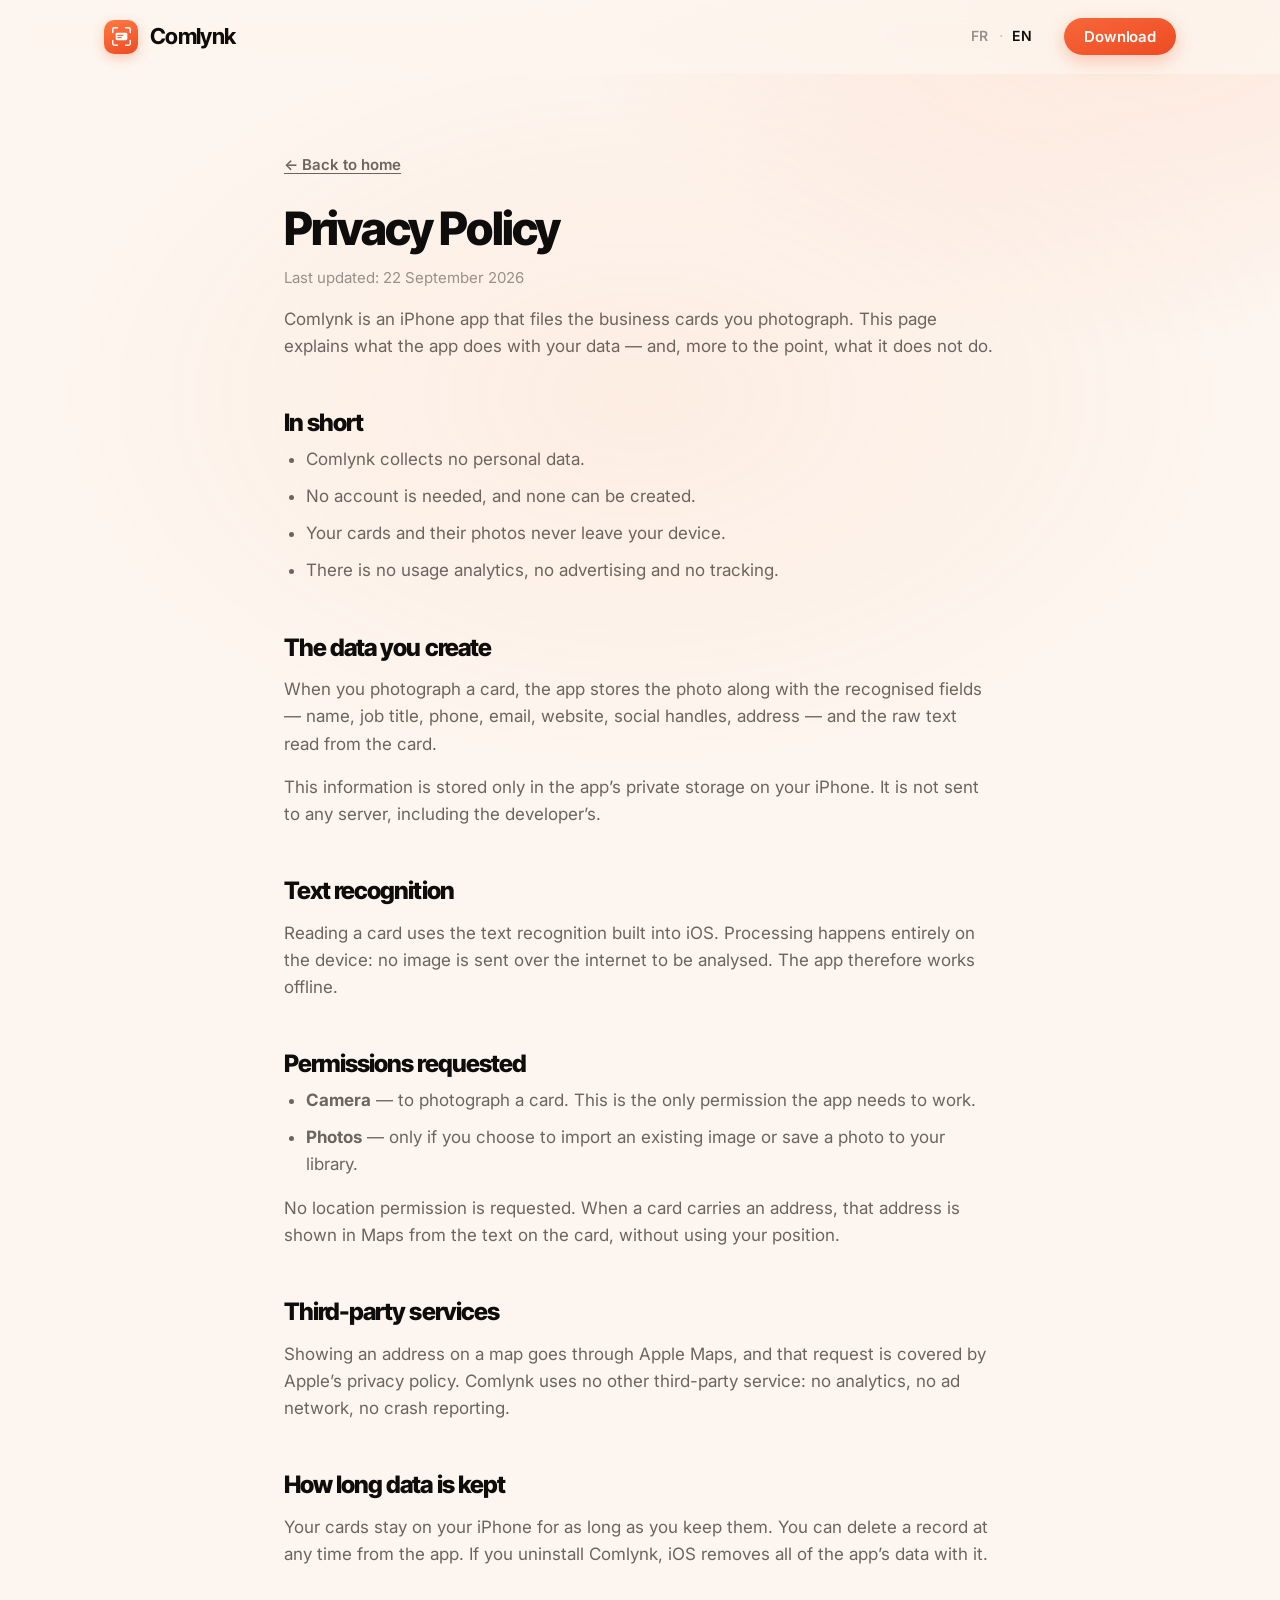
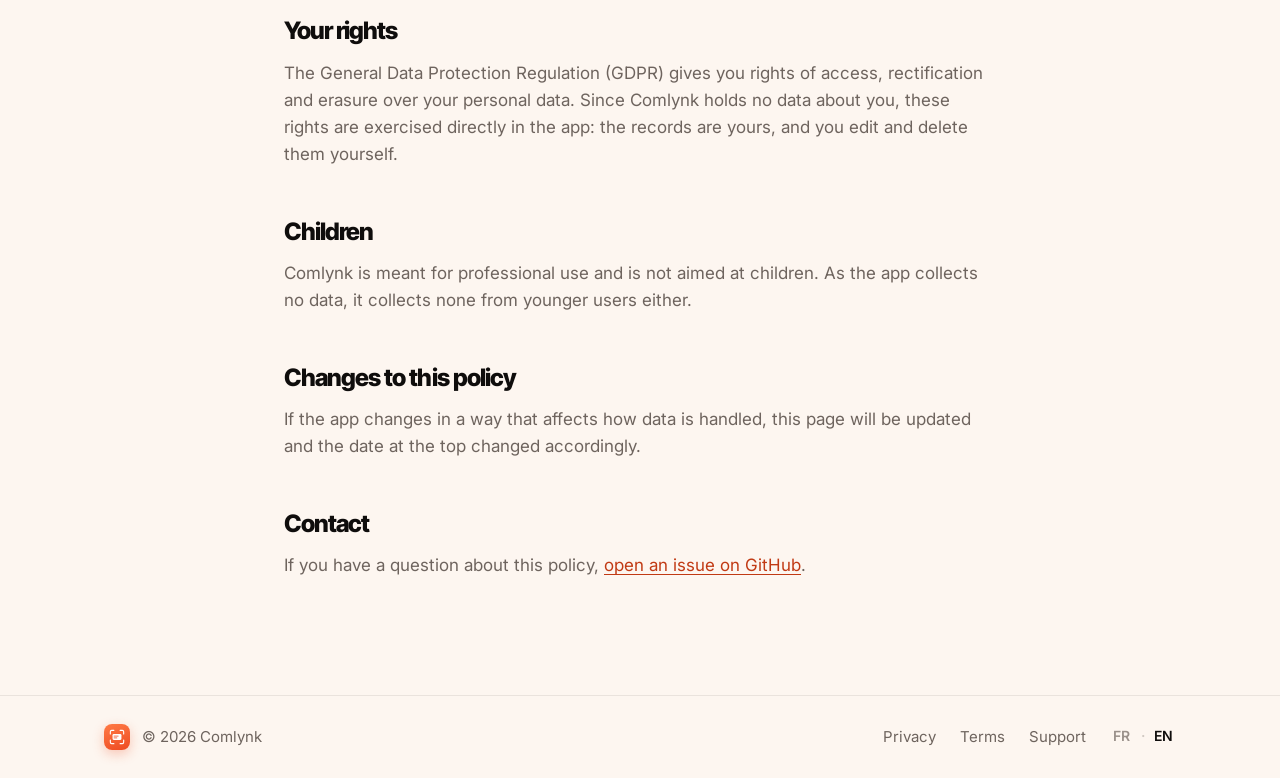
<file: en/privacy.html>
<!doctype html>
<html lang="en">
  <head>
    <meta charset="utf-8" />
    <meta name="viewport" content="width=device-width, initial-scale=1" />
    <title>Privacy Policy — Comlynk</title>
    <meta name="description" content="Comlynk collects no personal data: text recognition runs on the iPhone, with no account and no upload of your cards." />
    <link rel="canonical" href="https://kesprit.github.io/comlynk/en/privacy.html" />
    <link rel="alternate" hreflang="fr" href="https://kesprit.github.io/comlynk/fr/confidentialite.html" />
    <link rel="alternate" hreflang="en" href="https://kesprit.github.io/comlynk/en/privacy.html" />
    <meta name="theme-color" content="#fdf6f0" />
    <link rel="icon" href="../favicon.png" sizes="32x32" />
    <link rel="apple-touch-icon" href="../assets/img/apple-touch-icon.png" />
    <link rel="preconnect" href="https://fonts.googleapis.com" />
    <link rel="preconnect" href="https://fonts.gstatic.com" crossorigin />
    <link
      href="https://fonts.googleapis.com/css2?family=Inter+Tight:wght@700;800&family=Inter:wght@400;500;600;700&display=swap"
      rel="stylesheet"
    />
    <link rel="stylesheet" href="../assets/css/site.css" />
  </head>

  <body>
    <a class="skip-link" href="#main">Skip to content</a>

    <header class="site-header">
      <div class="container header-inner">
        <a class="brand" href="./" aria-label="Comlynk, home">
          <span class="brand-mark" aria-hidden="true">
            <svg viewBox="14 14 72 72" fill="none" xmlns="http://www.w3.org/2000/svg">
              <g stroke="#fff" stroke-width="5" stroke-linecap="round" stroke-linejoin="round">
                <path d="M20 36V26a6 6 0 0 1 6-6h10" />
                <path d="M64 20h10a6 6 0 0 1 6 6v10" />
                <path d="M80 64v10a6 6 0 0 1-6 6H64" />
                <path d="M36 80H26a6 6 0 0 1-6-6V64" />
              </g>
              <rect x="30" y="37" width="40" height="26" rx="5" fill="#fff" />
              <path d="M37 46h18M37 54h12" stroke="#ee4b22" stroke-width="3.4" stroke-linecap="round" />
            </svg>
          </span>
          <span>Comlynk</span>
        </a>
        <nav class="site-nav" aria-label="Primary">
          <p class="lang">
            <a href="../fr/confidentialite.html" hreflang="fr" lang="fr">FR</a>
            <span class="sep" aria-hidden="true">·</span>
            <span aria-current="true">EN</span>
          </p>
          <a class="btn btn--primary btn--small" href="https://apps.apple.com/app/comlynk/id6815378106" rel="noopener">Download</a>
        </nav>
      </div>
    </header>

    <main id="main">
      <article class="container prose">
        <a class="back" href="./">← Back to home</a>
        <h1>Privacy Policy</h1>
        <p class="updated">Last updated: 22 September 2026</p>
        <p>Comlynk is an iPhone app that files the business cards you photograph. This page explains what the app does with your data — and, more to the point, what it does not do.</p>
        <h2>In short</h2>
        <ul>
          <li>Comlynk collects no personal data.</li>
          <li>No account is needed, and none can be created.</li>
          <li>Your cards and their photos never leave your device.</li>
          <li>There is no usage analytics, no advertising and no tracking.</li>
        </ul>
        <h2>The data you create</h2>
        <p>When you photograph a card, the app stores the photo along with the recognised fields — name, job title, phone, email, website, social handles, address — and the raw text read from the card.</p>
        <p>This information is stored only in the app’s private storage on your iPhone. It is not sent to any server, including the developer’s.</p>
        <h2>Text recognition</h2>
        <p>Reading a card uses the text recognition built into iOS. Processing happens entirely on the device: no image is sent over the internet to be analysed. The app therefore works offline.</p>
        <h2>Permissions requested</h2>
        <ul>
          <li><strong>Camera</strong> — to photograph a card. This is the only permission the app needs to work.</li>
          <li><strong>Photos</strong> — only if you choose to import an existing image or save a photo to your library.</li>
        </ul>
        <p>No location permission is requested. When a card carries an address, that address is shown in Maps from the text on the card, without using your position.</p>
        <h2>Third-party services</h2>
        <p>Showing an address on a map goes through Apple Maps, and that request is covered by Apple’s privacy policy. Comlynk uses no other third-party service: no analytics, no ad network, no crash reporting.</p>
        <h2>How long data is kept</h2>
        <p>Your cards stay on your iPhone for as long as you keep them. You can delete a record at any time from the app. If you uninstall Comlynk, iOS removes all of the app’s data with it.</p>
        <h2>Your rights</h2>
        <p>The General Data Protection Regulation (GDPR) gives you rights of access, rectification and erasure over your personal data. Since Comlynk holds no data about you, these rights are exercised directly in the app: the records are yours, and you edit and delete them yourself.</p>
        <h2>Children</h2>
        <p>Comlynk is meant for professional use and is not aimed at children. As the app collects no data, it collects none from younger users either.</p>
        <h2>Changes to this policy</h2>
        <p>If the app changes in a way that affects how data is handled, this page will be updated and the date at the top changed accordingly.</p>
        <h2>Contact</h2>
        <p>If you have a question about this policy, <a href="https://github.com/kesprit/comlynk/issues">open an issue on GitHub</a>.</p>
      </article>
    </main>

    <footer class="site-footer">
      <div class="container footer-inner">
        <p class="footer-brand">
          <span class="brand-mark" aria-hidden="true">
            <svg viewBox="14 14 72 72" fill="none" xmlns="http://www.w3.org/2000/svg">
              <g stroke="#fff" stroke-width="5" stroke-linecap="round" stroke-linejoin="round">
                <path d="M20 36V26a6 6 0 0 1 6-6h10" />
                <path d="M64 20h10a6 6 0 0 1 6 6v10" />
                <path d="M80 64v10a6 6 0 0 1-6 6H64" />
                <path d="M36 80H26a6 6 0 0 1-6-6V64" />
              </g>
              <rect x="30" y="37" width="40" height="26" rx="5" fill="#fff" />
              <path d="M37 46h18M37 54h12" stroke="#ee4b22" stroke-width="3.4" stroke-linecap="round" />
            </svg>
          </span>
          © 2026 Comlynk
        </p>
        <nav class="footer-links" aria-label="Footer">
          <a href="privacy.html">Privacy</a>
          <a href="terms.html">Terms</a>
          <a href="support.html">Support</a>
          <span class="lang">
            <a href="../fr/confidentialite.html" hreflang="fr" lang="fr">FR</a>
            <span class="sep" aria-hidden="true">·</span>
            <span aria-current="true">EN</span>
          </span>
        </nav>
      </div>
    </footer>

    <script src="../assets/js/site.js" defer></script>
  </body>
</html>
</file>
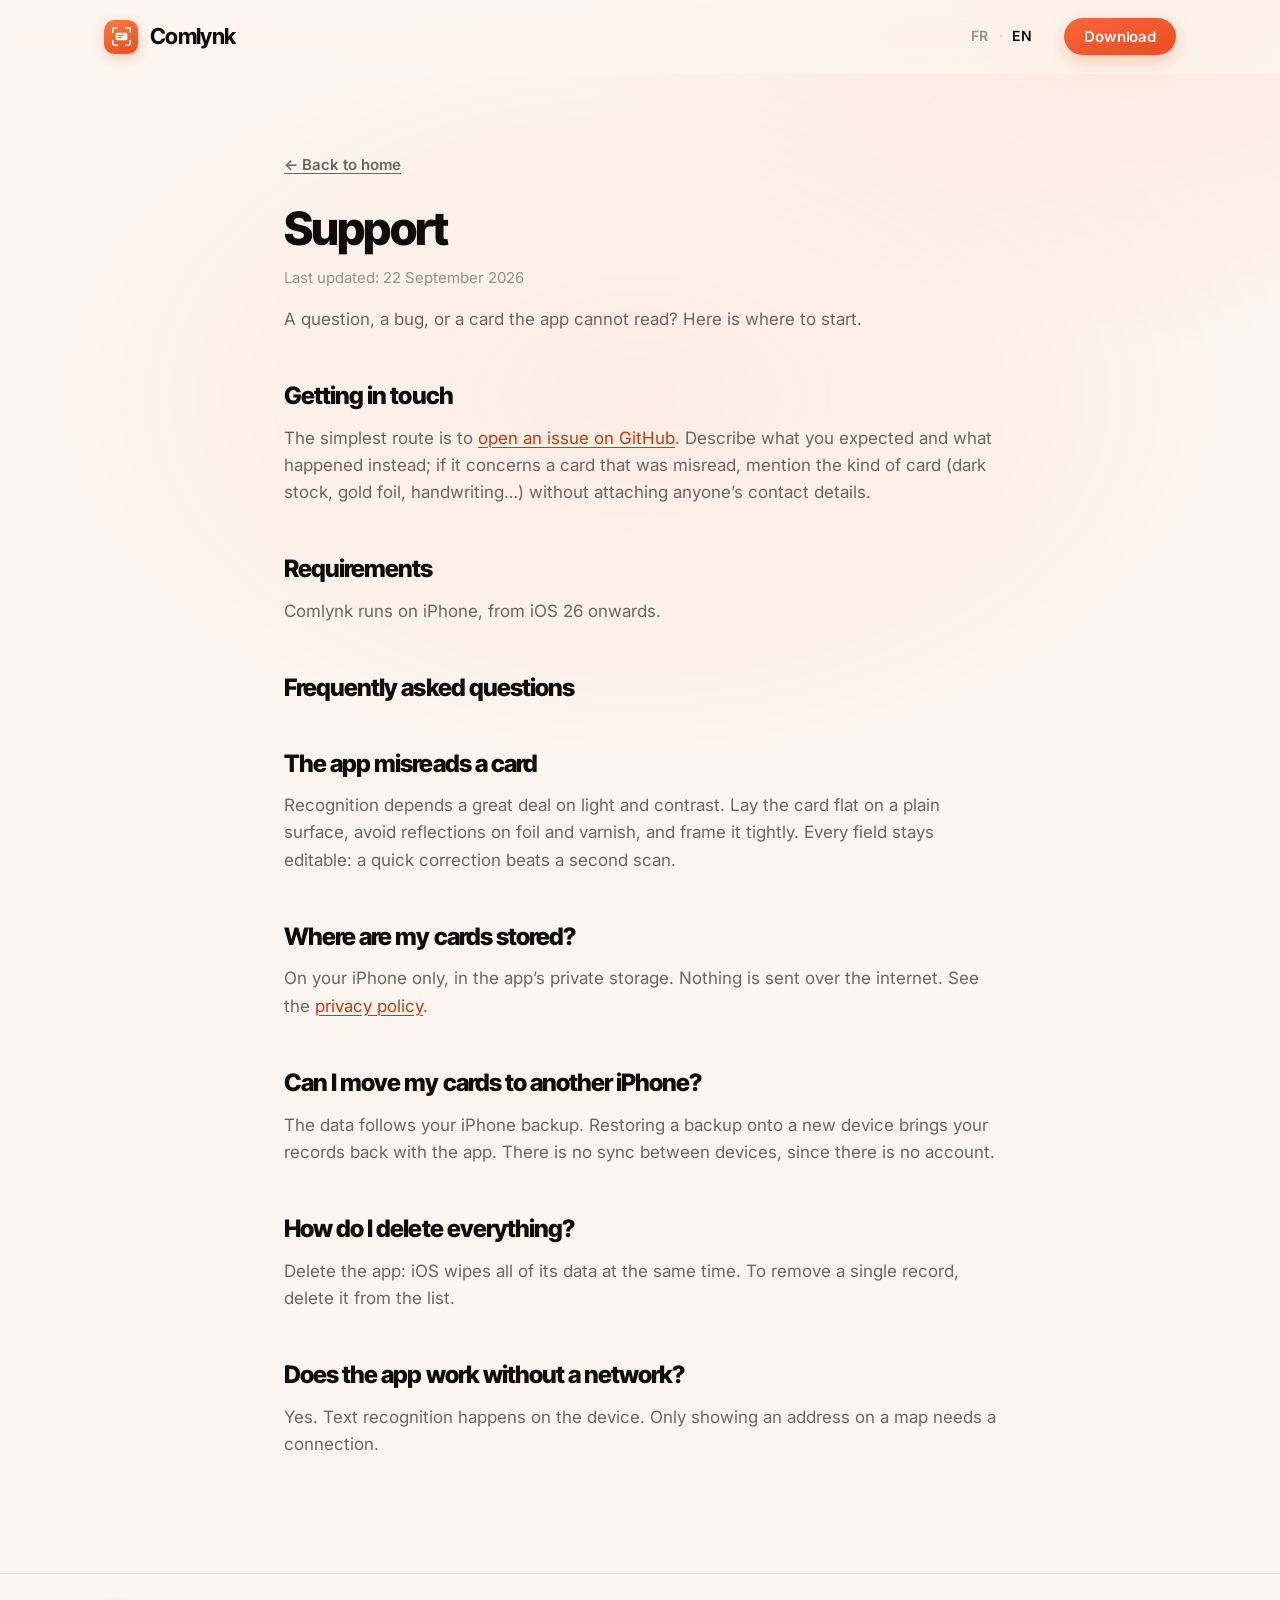
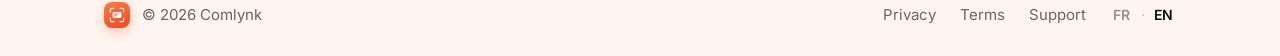
<file: en/support.html>
<!doctype html>
<html lang="en">
  <head>
    <meta charset="utf-8" />
    <meta name="viewport" content="width=device-width, initial-scale=1" />
    <title>Support — Comlynk</title>
    <meta name="description" content="Help and frequently asked questions about Comlynk: card recognition, backups, privacy." />
    <link rel="canonical" href="https://kesprit.github.io/comlynk/en/support.html" />
    <link rel="alternate" hreflang="fr" href="https://kesprit.github.io/comlynk/fr/assistance.html" />
    <link rel="alternate" hreflang="en" href="https://kesprit.github.io/comlynk/en/support.html" />
    <meta name="theme-color" content="#fdf6f0" />
    <link rel="icon" href="../favicon.png" sizes="32x32" />
    <link rel="apple-touch-icon" href="../assets/img/apple-touch-icon.png" />
    <link rel="preconnect" href="https://fonts.googleapis.com" />
    <link rel="preconnect" href="https://fonts.gstatic.com" crossorigin />
    <link
      href="https://fonts.googleapis.com/css2?family=Inter+Tight:wght@700;800&family=Inter:wght@400;500;600;700&display=swap"
      rel="stylesheet"
    />
    <link rel="stylesheet" href="../assets/css/site.css" />
  </head>

  <body>
    <a class="skip-link" href="#main">Skip to content</a>

    <header class="site-header">
      <div class="container header-inner">
        <a class="brand" href="./" aria-label="Comlynk, home">
          <span class="brand-mark" aria-hidden="true">
            <svg viewBox="14 14 72 72" fill="none" xmlns="http://www.w3.org/2000/svg">
              <g stroke="#fff" stroke-width="5" stroke-linecap="round" stroke-linejoin="round">
                <path d="M20 36V26a6 6 0 0 1 6-6h10" />
                <path d="M64 20h10a6 6 0 0 1 6 6v10" />
                <path d="M80 64v10a6 6 0 0 1-6 6H64" />
                <path d="M36 80H26a6 6 0 0 1-6-6V64" />
              </g>
              <rect x="30" y="37" width="40" height="26" rx="5" fill="#fff" />
              <path d="M37 46h18M37 54h12" stroke="#ee4b22" stroke-width="3.4" stroke-linecap="round" />
            </svg>
          </span>
          <span>Comlynk</span>
        </a>
        <nav class="site-nav" aria-label="Primary">
          <p class="lang">
            <a href="../fr/assistance.html" hreflang="fr" lang="fr">FR</a>
            <span class="sep" aria-hidden="true">·</span>
            <span aria-current="true">EN</span>
          </p>
          <a class="btn btn--primary btn--small" href="https://apps.apple.com/app/comlynk/id6815378106" rel="noopener">Download</a>
        </nav>
      </div>
    </header>

    <main id="main">
      <article class="container prose">
        <a class="back" href="./">← Back to home</a>
        <h1>Support</h1>
        <p class="updated">Last updated: 22 September 2026</p>
        <p>A question, a bug, or a card the app cannot read? Here is where to start.</p>
        <h2>Getting in touch</h2>
        <p>The simplest route is to <a href="https://github.com/kesprit/comlynk/issues">open an issue on GitHub</a>. Describe what you expected and what happened instead; if it concerns a card that was misread, mention the kind of card (dark stock, gold foil, handwriting…) without attaching anyone’s contact details.</p>
        <h2>Requirements</h2>
        <p>Comlynk runs on iPhone, from iOS 26 onwards.</p>
        <h2>Frequently asked questions</h2>
        <h2>The app misreads a card</h2>
        <p>Recognition depends a great deal on light and contrast. Lay the card flat on a plain surface, avoid reflections on foil and varnish, and frame it tightly. Every field stays editable: a quick correction beats a second scan.</p>
        <h2>Where are my cards stored?</h2>
        <p>On your iPhone only, in the app’s private storage. Nothing is sent over the internet. See the <a href="privacy.html">privacy policy</a>.</p>
        <h2>Can I move my cards to another iPhone?</h2>
        <p>The data follows your iPhone backup. Restoring a backup onto a new device brings your records back with the app. There is no sync between devices, since there is no account.</p>
        <h2>How do I delete everything?</h2>
        <p>Delete the app: iOS wipes all of its data at the same time. To remove a single record, delete it from the list.</p>
        <h2>Does the app work without a network?</h2>
        <p>Yes. Text recognition happens on the device. Only showing an address on a map needs a connection.</p>
      </article>
    </main>

    <footer class="site-footer">
      <div class="container footer-inner">
        <p class="footer-brand">
          <span class="brand-mark" aria-hidden="true">
            <svg viewBox="14 14 72 72" fill="none" xmlns="http://www.w3.org/2000/svg">
              <g stroke="#fff" stroke-width="5" stroke-linecap="round" stroke-linejoin="round">
                <path d="M20 36V26a6 6 0 0 1 6-6h10" />
                <path d="M64 20h10a6 6 0 0 1 6 6v10" />
                <path d="M80 64v10a6 6 0 0 1-6 6H64" />
                <path d="M36 80H26a6 6 0 0 1-6-6V64" />
              </g>
              <rect x="30" y="37" width="40" height="26" rx="5" fill="#fff" />
              <path d="M37 46h18M37 54h12" stroke="#ee4b22" stroke-width="3.4" stroke-linecap="round" />
            </svg>
          </span>
          © 2026 Comlynk
        </p>
        <nav class="footer-links" aria-label="Footer">
          <a href="privacy.html">Privacy</a>
          <a href="terms.html">Terms</a>
          <a href="support.html">Support</a>
          <span class="lang">
            <a href="../fr/assistance.html" hreflang="fr" lang="fr">FR</a>
            <span class="sep" aria-hidden="true">·</span>
            <span aria-current="true">EN</span>
          </span>
        </nav>
      </div>
    </footer>

    <script src="../assets/js/site.js" defer></script>
  </body>
</html>
</file>
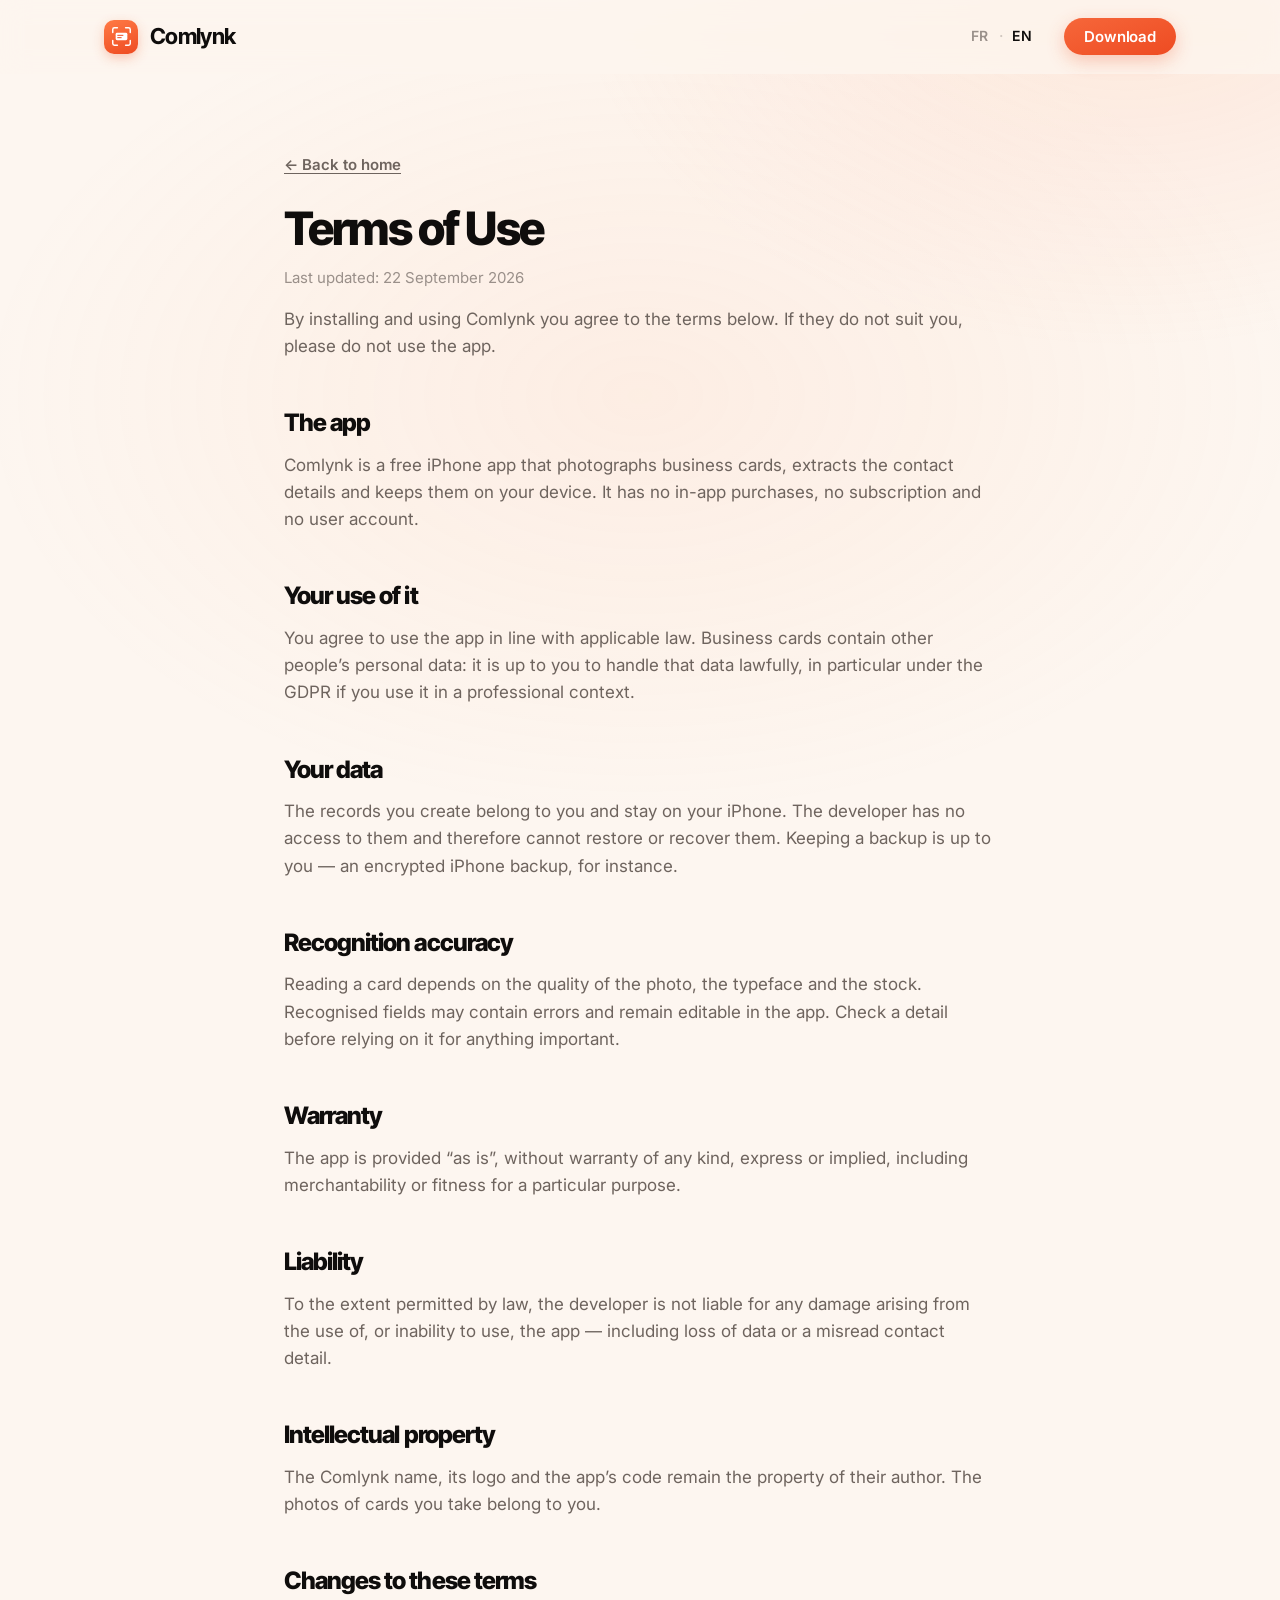
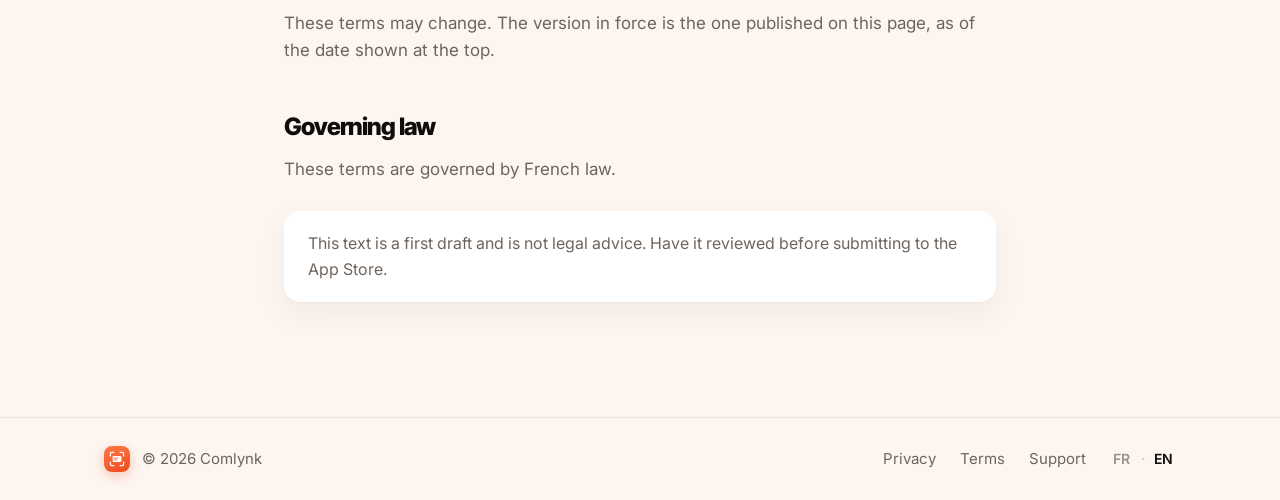
<file: en/terms.html>
<!doctype html>
<html lang="en">
  <head>
    <meta charset="utf-8" />
    <meta name="viewport" content="width=device-width, initial-scale=1" />
    <title>Terms of Use — Comlynk</title>
    <meta name="description" content="Terms of use for Comlynk, the free iPhone app that files your business cards." />
    <link rel="canonical" href="https://kesprit.github.io/comlynk/en/terms.html" />
    <link rel="alternate" hreflang="fr" href="https://kesprit.github.io/comlynk/fr/conditions.html" />
    <link rel="alternate" hreflang="en" href="https://kesprit.github.io/comlynk/en/terms.html" />
    <meta name="theme-color" content="#fdf6f0" />
    <link rel="icon" href="../favicon.png" sizes="32x32" />
    <link rel="apple-touch-icon" href="../assets/img/apple-touch-icon.png" />
    <link rel="preconnect" href="https://fonts.googleapis.com" />
    <link rel="preconnect" href="https://fonts.gstatic.com" crossorigin />
    <link
      href="https://fonts.googleapis.com/css2?family=Inter+Tight:wght@700;800&family=Inter:wght@400;500;600;700&display=swap"
      rel="stylesheet"
    />
    <link rel="stylesheet" href="../assets/css/site.css" />
  </head>

  <body>
    <a class="skip-link" href="#main">Skip to content</a>

    <header class="site-header">
      <div class="container header-inner">
        <a class="brand" href="./" aria-label="Comlynk, home">
          <span class="brand-mark" aria-hidden="true">
            <svg viewBox="14 14 72 72" fill="none" xmlns="http://www.w3.org/2000/svg">
              <g stroke="#fff" stroke-width="5" stroke-linecap="round" stroke-linejoin="round">
                <path d="M20 36V26a6 6 0 0 1 6-6h10" />
                <path d="M64 20h10a6 6 0 0 1 6 6v10" />
                <path d="M80 64v10a6 6 0 0 1-6 6H64" />
                <path d="M36 80H26a6 6 0 0 1-6-6V64" />
              </g>
              <rect x="30" y="37" width="40" height="26" rx="5" fill="#fff" />
              <path d="M37 46h18M37 54h12" stroke="#ee4b22" stroke-width="3.4" stroke-linecap="round" />
            </svg>
          </span>
          <span>Comlynk</span>
        </a>
        <nav class="site-nav" aria-label="Primary">
          <p class="lang">
            <a href="../fr/conditions.html" hreflang="fr" lang="fr">FR</a>
            <span class="sep" aria-hidden="true">·</span>
            <span aria-current="true">EN</span>
          </p>
          <a class="btn btn--primary btn--small" href="https://apps.apple.com/app/comlynk/id6815378106" rel="noopener">Download</a>
        </nav>
      </div>
    </header>

    <main id="main">
      <article class="container prose">
        <a class="back" href="./">← Back to home</a>
        <h1>Terms of Use</h1>
        <p class="updated">Last updated: 22 September 2026</p>
        <p>By installing and using Comlynk you agree to the terms below. If they do not suit you, please do not use the app.</p>
        <h2>The app</h2>
        <p>Comlynk is a free iPhone app that photographs business cards, extracts the contact details and keeps them on your device. It has no in-app purchases, no subscription and no user account.</p>
        <h2>Your use of it</h2>
        <p>You agree to use the app in line with applicable law. Business cards contain other people’s personal data: it is up to you to handle that data lawfully, in particular under the GDPR if you use it in a professional context.</p>
        <h2>Your data</h2>
        <p>The records you create belong to you and stay on your iPhone. The developer has no access to them and therefore cannot restore or recover them. Keeping a backup is up to you — an encrypted iPhone backup, for instance.</p>
        <h2>Recognition accuracy</h2>
        <p>Reading a card depends on the quality of the photo, the typeface and the stock. Recognised fields may contain errors and remain editable in the app. Check a detail before relying on it for anything important.</p>
        <h2>Warranty</h2>
        <p>The app is provided “as is”, without warranty of any kind, express or implied, including merchantability or fitness for a particular purpose.</p>
        <h2>Liability</h2>
        <p>To the extent permitted by law, the developer is not liable for any damage arising from the use of, or inability to use, the app — including loss of data or a misread contact detail.</p>
        <h2>Intellectual property</h2>
        <p>The Comlynk name, its logo and the app’s code remain the property of their author. The photos of cards you take belong to you.</p>
        <h2>Changes to these terms</h2>
        <p>These terms may change. The version in force is the one published on this page, as of the date shown at the top.</p>
        <h2>Governing law</h2>
        <p>These terms are governed by French law.</p>
        <p class="note">This text is a first draft and is not legal advice. Have it reviewed before submitting to the App Store.</p>
      </article>
    </main>

    <footer class="site-footer">
      <div class="container footer-inner">
        <p class="footer-brand">
          <span class="brand-mark" aria-hidden="true">
            <svg viewBox="14 14 72 72" fill="none" xmlns="http://www.w3.org/2000/svg">
              <g stroke="#fff" stroke-width="5" stroke-linecap="round" stroke-linejoin="round">
                <path d="M20 36V26a6 6 0 0 1 6-6h10" />
                <path d="M64 20h10a6 6 0 0 1 6 6v10" />
                <path d="M80 64v10a6 6 0 0 1-6 6H64" />
                <path d="M36 80H26a6 6 0 0 1-6-6V64" />
              </g>
              <rect x="30" y="37" width="40" height="26" rx="5" fill="#fff" />
              <path d="M37 46h18M37 54h12" stroke="#ee4b22" stroke-width="3.4" stroke-linecap="round" />
            </svg>
          </span>
          © 2026 Comlynk
        </p>
        <nav class="footer-links" aria-label="Footer">
          <a href="privacy.html">Privacy</a>
          <a href="terms.html">Terms</a>
          <a href="support.html">Support</a>
          <span class="lang">
            <a href="../fr/conditions.html" hreflang="fr" lang="fr">FR</a>
            <span class="sep" aria-hidden="true">·</span>
            <span aria-current="true">EN</span>
          </span>
        </nav>
      </div>
    </footer>

    <script src="../assets/js/site.js" defer></script>
  </body>
</html>
</file>
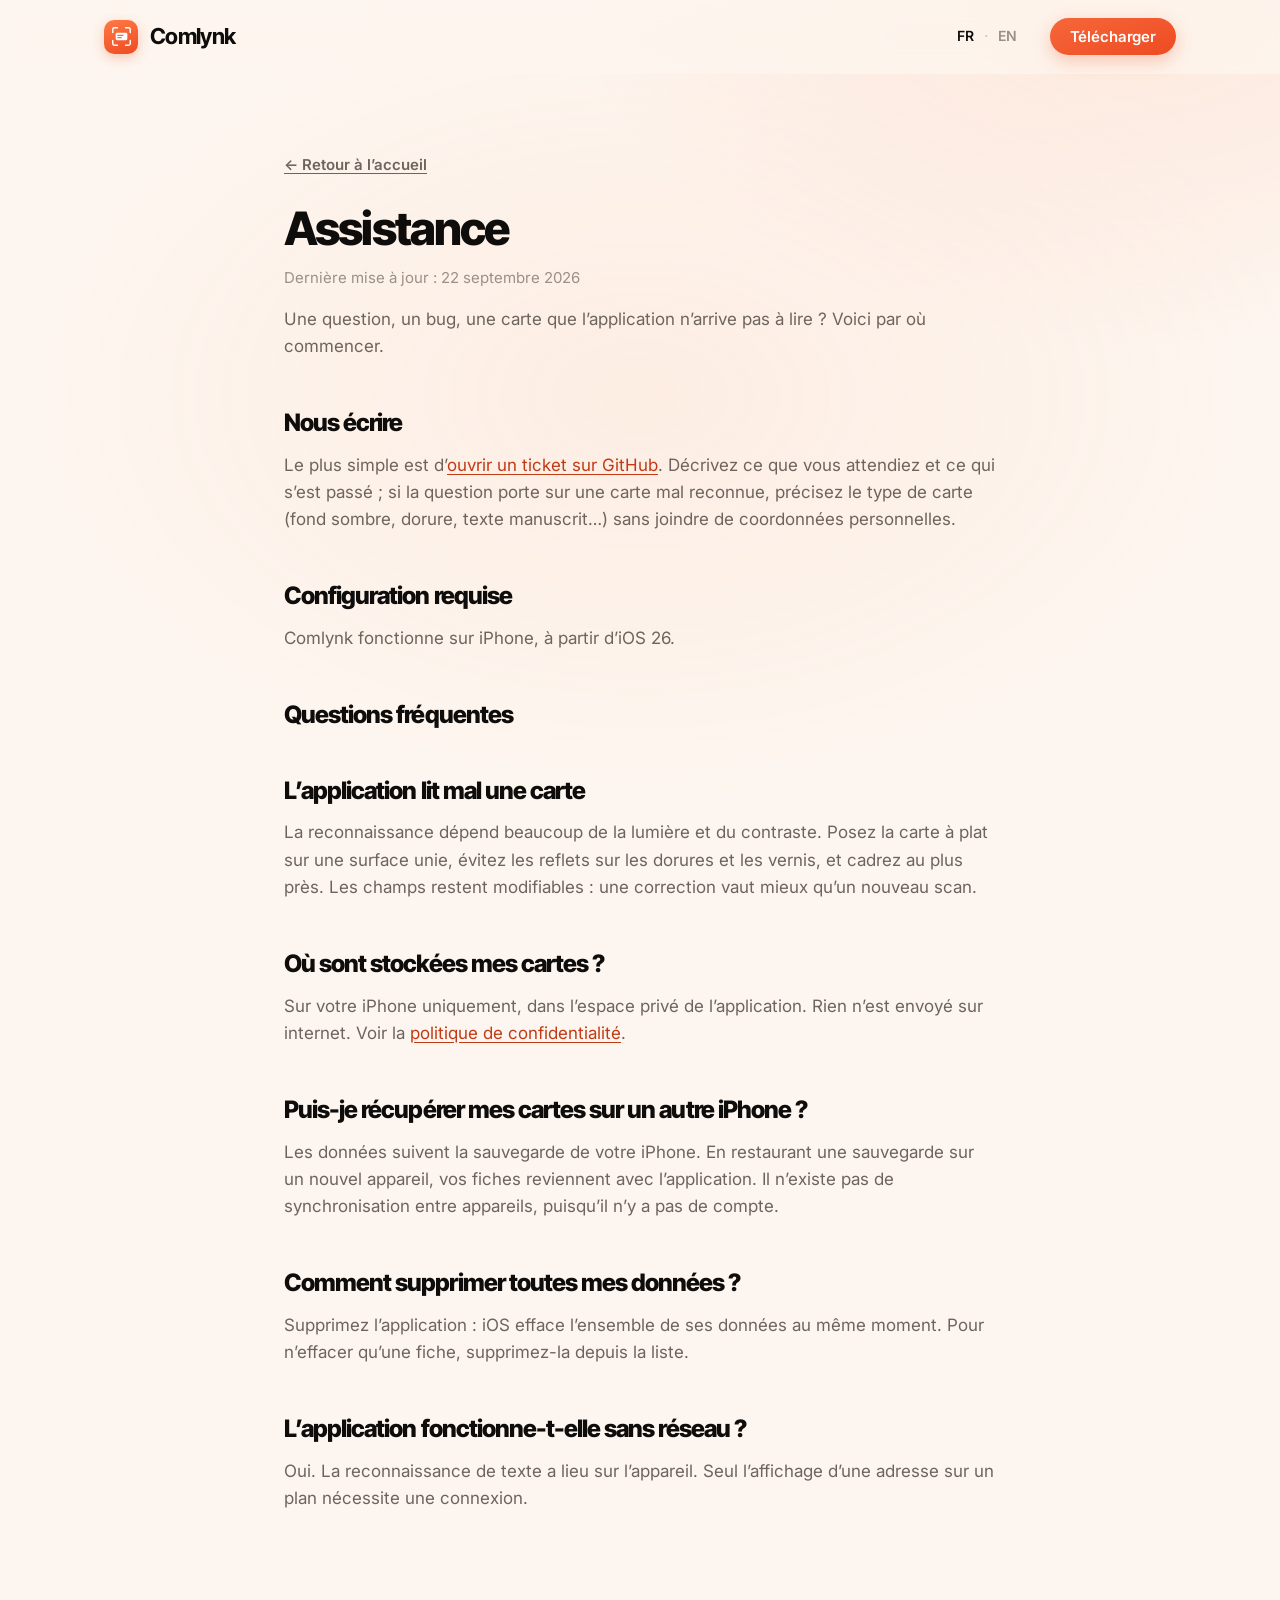
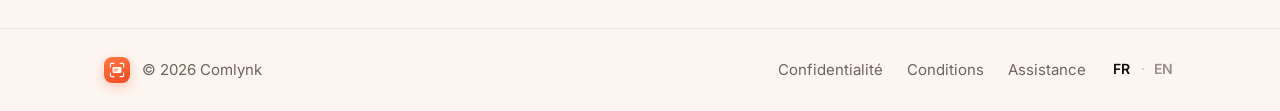
<file: fr/assistance.html>
<!doctype html>
<html lang="fr">
  <head>
    <meta charset="utf-8" />
    <meta name="viewport" content="width=device-width, initial-scale=1" />
    <title>Assistance — Comlynk</title>
    <meta name="description" content="Aide et questions fréquentes sur Comlynk : reconnaissance des cartes, sauvegarde, confidentialité." />
    <link rel="canonical" href="https://kesprit.github.io/comlynk/fr/assistance.html" />
    <link rel="alternate" hreflang="fr" href="https://kesprit.github.io/comlynk/fr/assistance.html" />
    <link rel="alternate" hreflang="en" href="https://kesprit.github.io/comlynk/en/support.html" />
    <meta name="theme-color" content="#fdf6f0" />
    <link rel="icon" href="../favicon.png" sizes="32x32" />
    <link rel="apple-touch-icon" href="../assets/img/apple-touch-icon.png" />
    <link rel="preconnect" href="https://fonts.googleapis.com" />
    <link rel="preconnect" href="https://fonts.gstatic.com" crossorigin />
    <link
      href="https://fonts.googleapis.com/css2?family=Inter+Tight:wght@700;800&family=Inter:wght@400;500;600;700&display=swap"
      rel="stylesheet"
    />
    <link rel="stylesheet" href="../assets/css/site.css" />
  </head>

  <body>
    <a class="skip-link" href="#main">Aller au contenu</a>

    <header class="site-header">
      <div class="container header-inner">
        <a class="brand" href="./" aria-label="Comlynk, accueil">
          <span class="brand-mark" aria-hidden="true">
            <svg viewBox="14 14 72 72" fill="none" xmlns="http://www.w3.org/2000/svg">
              <g stroke="#fff" stroke-width="5" stroke-linecap="round" stroke-linejoin="round">
                <path d="M20 36V26a6 6 0 0 1 6-6h10" />
                <path d="M64 20h10a6 6 0 0 1 6 6v10" />
                <path d="M80 64v10a6 6 0 0 1-6 6H64" />
                <path d="M36 80H26a6 6 0 0 1-6-6V64" />
              </g>
              <rect x="30" y="37" width="40" height="26" rx="5" fill="#fff" />
              <path d="M37 46h18M37 54h12" stroke="#ee4b22" stroke-width="3.4" stroke-linecap="round" />
            </svg>
          </span>
          <span>Comlynk</span>
        </a>
        <nav class="site-nav" aria-label="Principale">
          <p class="lang">
            <span aria-current="true">FR</span>
            <span class="sep" aria-hidden="true">·</span>
            <a href="../en/support.html" hreflang="en" lang="en">EN</a>
          </p>
          <a class="btn btn--primary btn--small" href="https://apps.apple.com/fr/app/comlynk/id6815378106" rel="noopener">Télécharger</a>
        </nav>
      </div>
    </header>

    <main id="main">
      <article class="container prose">
        <a class="back" href="./">← Retour à l’accueil</a>
        <h1>Assistance</h1>
        <p class="updated">Dernière mise à jour : 22 septembre 2026</p>
        <p>Une question, un bug, une carte que l’application n’arrive pas à lire ? Voici par où commencer.</p>
        <h2>Nous écrire</h2>
        <p>Le plus simple est d’<a href="https://github.com/kesprit/comlynk/issues">ouvrir un ticket sur GitHub</a>. Décrivez ce que vous attendiez et ce qui s’est passé ; si la question porte sur une carte mal reconnue, précisez le type de carte (fond sombre, dorure, texte manuscrit…) sans joindre de coordonnées personnelles.</p>
        <h2>Configuration requise</h2>
        <p>Comlynk fonctionne sur iPhone, à partir d’iOS 26.</p>
        <h2>Questions fréquentes</h2>
        <h2>L’application lit mal une carte</h2>
        <p>La reconnaissance dépend beaucoup de la lumière et du contraste. Posez la carte à plat sur une surface unie, évitez les reflets sur les dorures et les vernis, et cadrez au plus près. Les champs restent modifiables : une correction vaut mieux qu’un nouveau scan.</p>
        <h2>Où sont stockées mes cartes ?</h2>
        <p>Sur votre iPhone uniquement, dans l’espace privé de l’application. Rien n’est envoyé sur internet. Voir la <a href="confidentialite.html">politique de confidentialité</a>.</p>
        <h2>Puis-je récupérer mes cartes sur un autre iPhone ?</h2>
        <p>Les données suivent la sauvegarde de votre iPhone. En restaurant une sauvegarde sur un nouvel appareil, vos fiches reviennent avec l’application. Il n’existe pas de synchronisation entre appareils, puisqu’il n’y a pas de compte.</p>
        <h2>Comment supprimer toutes mes données ?</h2>
        <p>Supprimez l’application : iOS efface l’ensemble de ses données au même moment. Pour n’effacer qu’une fiche, supprimez-la depuis la liste.</p>
        <h2>L’application fonctionne-t-elle sans réseau ?</h2>
        <p>Oui. La reconnaissance de texte a lieu sur l’appareil. Seul l’affichage d’une adresse sur un plan nécessite une connexion.</p>
      </article>
    </main>

    <footer class="site-footer">
      <div class="container footer-inner">
        <p class="footer-brand">
          <span class="brand-mark" aria-hidden="true">
            <svg viewBox="14 14 72 72" fill="none" xmlns="http://www.w3.org/2000/svg">
              <g stroke="#fff" stroke-width="5" stroke-linecap="round" stroke-linejoin="round">
                <path d="M20 36V26a6 6 0 0 1 6-6h10" />
                <path d="M64 20h10a6 6 0 0 1 6 6v10" />
                <path d="M80 64v10a6 6 0 0 1-6 6H64" />
                <path d="M36 80H26a6 6 0 0 1-6-6V64" />
              </g>
              <rect x="30" y="37" width="40" height="26" rx="5" fill="#fff" />
              <path d="M37 46h18M37 54h12" stroke="#ee4b22" stroke-width="3.4" stroke-linecap="round" />
            </svg>
          </span>
          © 2026 Comlynk
        </p>
        <nav class="footer-links" aria-label="Pied de page">
          <a href="confidentialite.html">Confidentialité</a>
          <a href="conditions.html">Conditions</a>
          <a href="assistance.html">Assistance</a>
          <span class="lang">
            <span aria-current="true">FR</span>
            <span class="sep" aria-hidden="true">·</span>
            <a href="../en/support.html" hreflang="en" lang="en">EN</a>
          </span>
        </nav>
      </div>
    </footer>

    <script src="../assets/js/site.js" defer></script>
  </body>
</html>
</file>
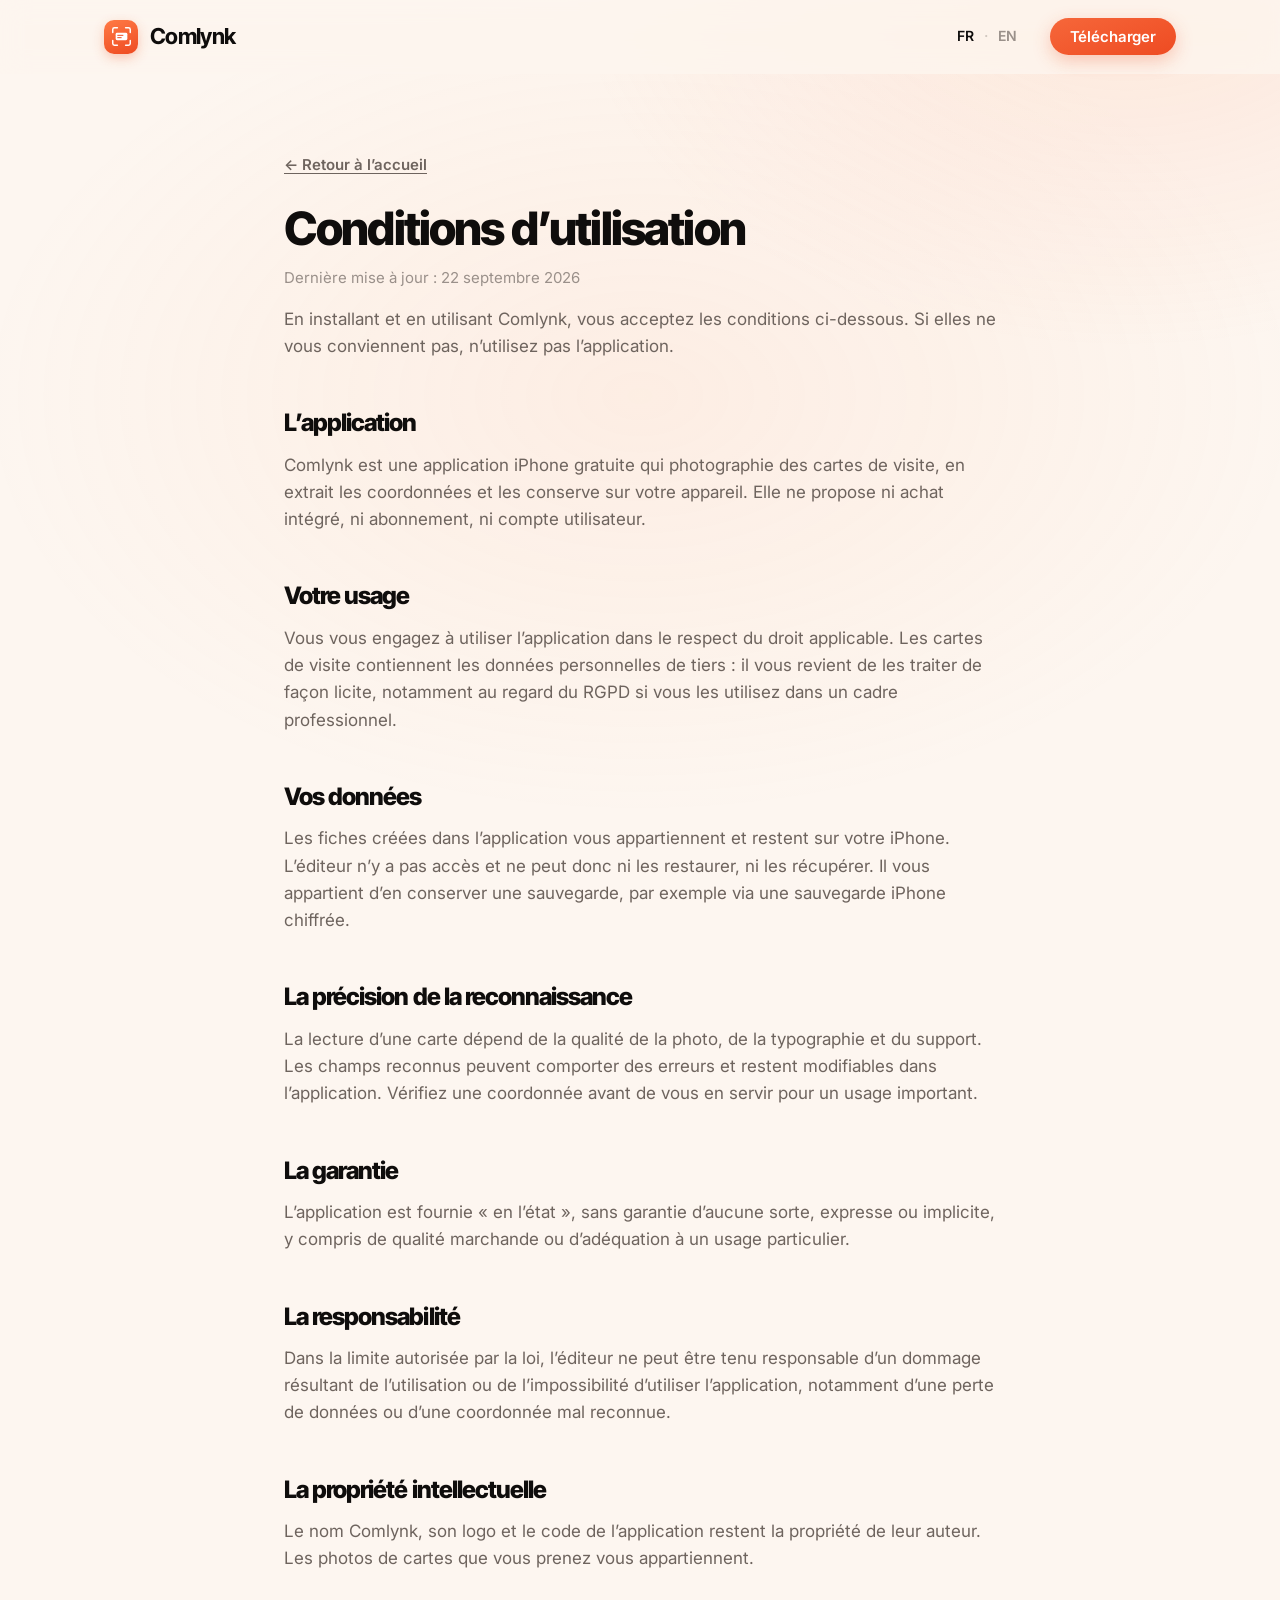
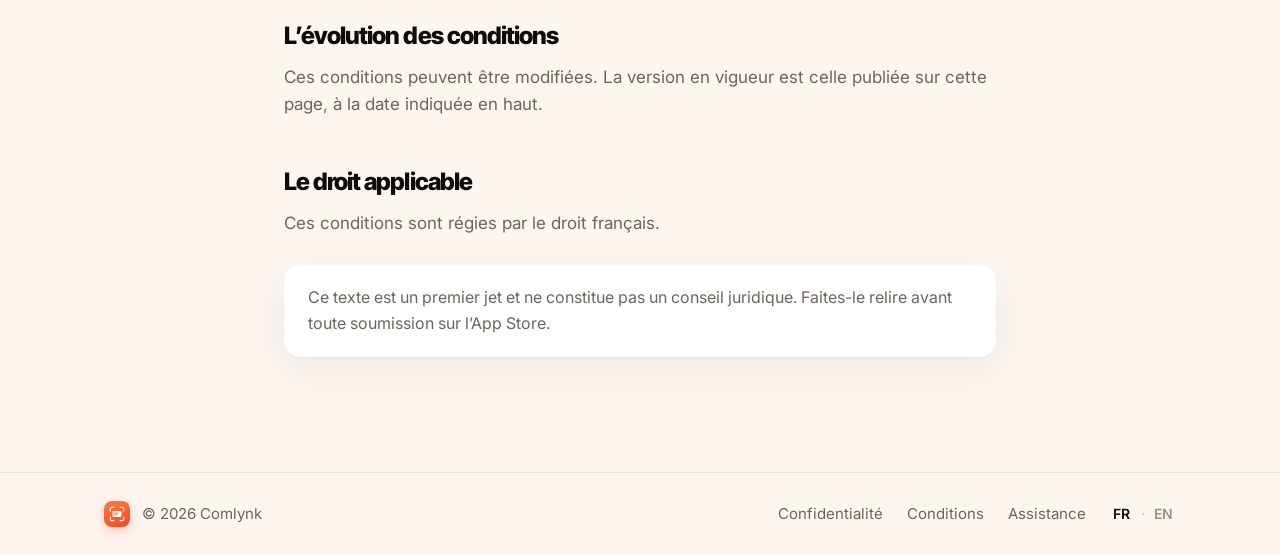
<file: fr/conditions.html>
<!doctype html>
<html lang="fr">
  <head>
    <meta charset="utf-8" />
    <meta name="viewport" content="width=device-width, initial-scale=1" />
    <title>Conditions d’utilisation — Comlynk</title>
    <meta name="description" content="Les conditions d’utilisation de Comlynk, application iPhone gratuite d’enregistrement de cartes de visite." />
    <link rel="canonical" href="https://kesprit.github.io/comlynk/fr/conditions.html" />
    <link rel="alternate" hreflang="fr" href="https://kesprit.github.io/comlynk/fr/conditions.html" />
    <link rel="alternate" hreflang="en" href="https://kesprit.github.io/comlynk/en/terms.html" />
    <meta name="theme-color" content="#fdf6f0" />
    <link rel="icon" href="../favicon.png" sizes="32x32" />
    <link rel="apple-touch-icon" href="../assets/img/apple-touch-icon.png" />
    <link rel="preconnect" href="https://fonts.googleapis.com" />
    <link rel="preconnect" href="https://fonts.gstatic.com" crossorigin />
    <link
      href="https://fonts.googleapis.com/css2?family=Inter+Tight:wght@700;800&family=Inter:wght@400;500;600;700&display=swap"
      rel="stylesheet"
    />
    <link rel="stylesheet" href="../assets/css/site.css" />
  </head>

  <body>
    <a class="skip-link" href="#main">Aller au contenu</a>

    <header class="site-header">
      <div class="container header-inner">
        <a class="brand" href="./" aria-label="Comlynk, accueil">
          <span class="brand-mark" aria-hidden="true">
            <svg viewBox="14 14 72 72" fill="none" xmlns="http://www.w3.org/2000/svg">
              <g stroke="#fff" stroke-width="5" stroke-linecap="round" stroke-linejoin="round">
                <path d="M20 36V26a6 6 0 0 1 6-6h10" />
                <path d="M64 20h10a6 6 0 0 1 6 6v10" />
                <path d="M80 64v10a6 6 0 0 1-6 6H64" />
                <path d="M36 80H26a6 6 0 0 1-6-6V64" />
              </g>
              <rect x="30" y="37" width="40" height="26" rx="5" fill="#fff" />
              <path d="M37 46h18M37 54h12" stroke="#ee4b22" stroke-width="3.4" stroke-linecap="round" />
            </svg>
          </span>
          <span>Comlynk</span>
        </a>
        <nav class="site-nav" aria-label="Principale">
          <p class="lang">
            <span aria-current="true">FR</span>
            <span class="sep" aria-hidden="true">·</span>
            <a href="../en/terms.html" hreflang="en" lang="en">EN</a>
          </p>
          <a class="btn btn--primary btn--small" href="https://apps.apple.com/fr/app/comlynk/id6815378106" rel="noopener">Télécharger</a>
        </nav>
      </div>
    </header>

    <main id="main">
      <article class="container prose">
        <a class="back" href="./">← Retour à l’accueil</a>
        <h1>Conditions d’utilisation</h1>
        <p class="updated">Dernière mise à jour : 22 septembre 2026</p>
        <p>En installant et en utilisant Comlynk, vous acceptez les conditions ci-dessous. Si elles ne vous conviennent pas, n’utilisez pas l’application.</p>
        <h2>L’application</h2>
        <p>Comlynk est une application iPhone gratuite qui photographie des cartes de visite, en extrait les coordonnées et les conserve sur votre appareil. Elle ne propose ni achat intégré, ni abonnement, ni compte utilisateur.</p>
        <h2>Votre usage</h2>
        <p>Vous vous engagez à utiliser l’application dans le respect du droit applicable. Les cartes de visite contiennent les données personnelles de tiers : il vous revient de les traiter de façon licite, notamment au regard du RGPD si vous les utilisez dans un cadre professionnel.</p>
        <h2>Vos données</h2>
        <p>Les fiches créées dans l’application vous appartiennent et restent sur votre iPhone. L’éditeur n’y a pas accès et ne peut donc ni les restaurer, ni les récupérer. Il vous appartient d’en conserver une sauvegarde, par exemple via une sauvegarde iPhone chiffrée.</p>
        <h2>La précision de la reconnaissance</h2>
        <p>La lecture d’une carte dépend de la qualité de la photo, de la typographie et du support. Les champs reconnus peuvent comporter des erreurs et restent modifiables dans l’application. Vérifiez une coordonnée avant de vous en servir pour un usage important.</p>
        <h2>La garantie</h2>
        <p>L’application est fournie « en l’état », sans garantie d’aucune sorte, expresse ou implicite, y compris de qualité marchande ou d’adéquation à un usage particulier.</p>
        <h2>La responsabilité</h2>
        <p>Dans la limite autorisée par la loi, l’éditeur ne peut être tenu responsable d’un dommage résultant de l’utilisation ou de l’impossibilité d’utiliser l’application, notamment d’une perte de données ou d’une coordonnée mal reconnue.</p>
        <h2>La propriété intellectuelle</h2>
        <p>Le nom Comlynk, son logo et le code de l’application restent la propriété de leur auteur. Les photos de cartes que vous prenez vous appartiennent.</p>
        <h2>L’évolution des conditions</h2>
        <p>Ces conditions peuvent être modifiées. La version en vigueur est celle publiée sur cette page, à la date indiquée en haut.</p>
        <h2>Le droit applicable</h2>
        <p>Ces conditions sont régies par le droit français.</p>
        <p class="note">Ce texte est un premier jet et ne constitue pas un conseil juridique. Faites-le relire avant toute soumission sur l’App Store.</p>
      </article>
    </main>

    <footer class="site-footer">
      <div class="container footer-inner">
        <p class="footer-brand">
          <span class="brand-mark" aria-hidden="true">
            <svg viewBox="14 14 72 72" fill="none" xmlns="http://www.w3.org/2000/svg">
              <g stroke="#fff" stroke-width="5" stroke-linecap="round" stroke-linejoin="round">
                <path d="M20 36V26a6 6 0 0 1 6-6h10" />
                <path d="M64 20h10a6 6 0 0 1 6 6v10" />
                <path d="M80 64v10a6 6 0 0 1-6 6H64" />
                <path d="M36 80H26a6 6 0 0 1-6-6V64" />
              </g>
              <rect x="30" y="37" width="40" height="26" rx="5" fill="#fff" />
              <path d="M37 46h18M37 54h12" stroke="#ee4b22" stroke-width="3.4" stroke-linecap="round" />
            </svg>
          </span>
          © 2026 Comlynk
        </p>
        <nav class="footer-links" aria-label="Pied de page">
          <a href="confidentialite.html">Confidentialité</a>
          <a href="conditions.html">Conditions</a>
          <a href="assistance.html">Assistance</a>
          <span class="lang">
            <span aria-current="true">FR</span>
            <span class="sep" aria-hidden="true">·</span>
            <a href="../en/terms.html" hreflang="en" lang="en">EN</a>
          </span>
        </nav>
      </div>
    </footer>

    <script src="../assets/js/site.js" defer></script>
  </body>
</html>
</file>
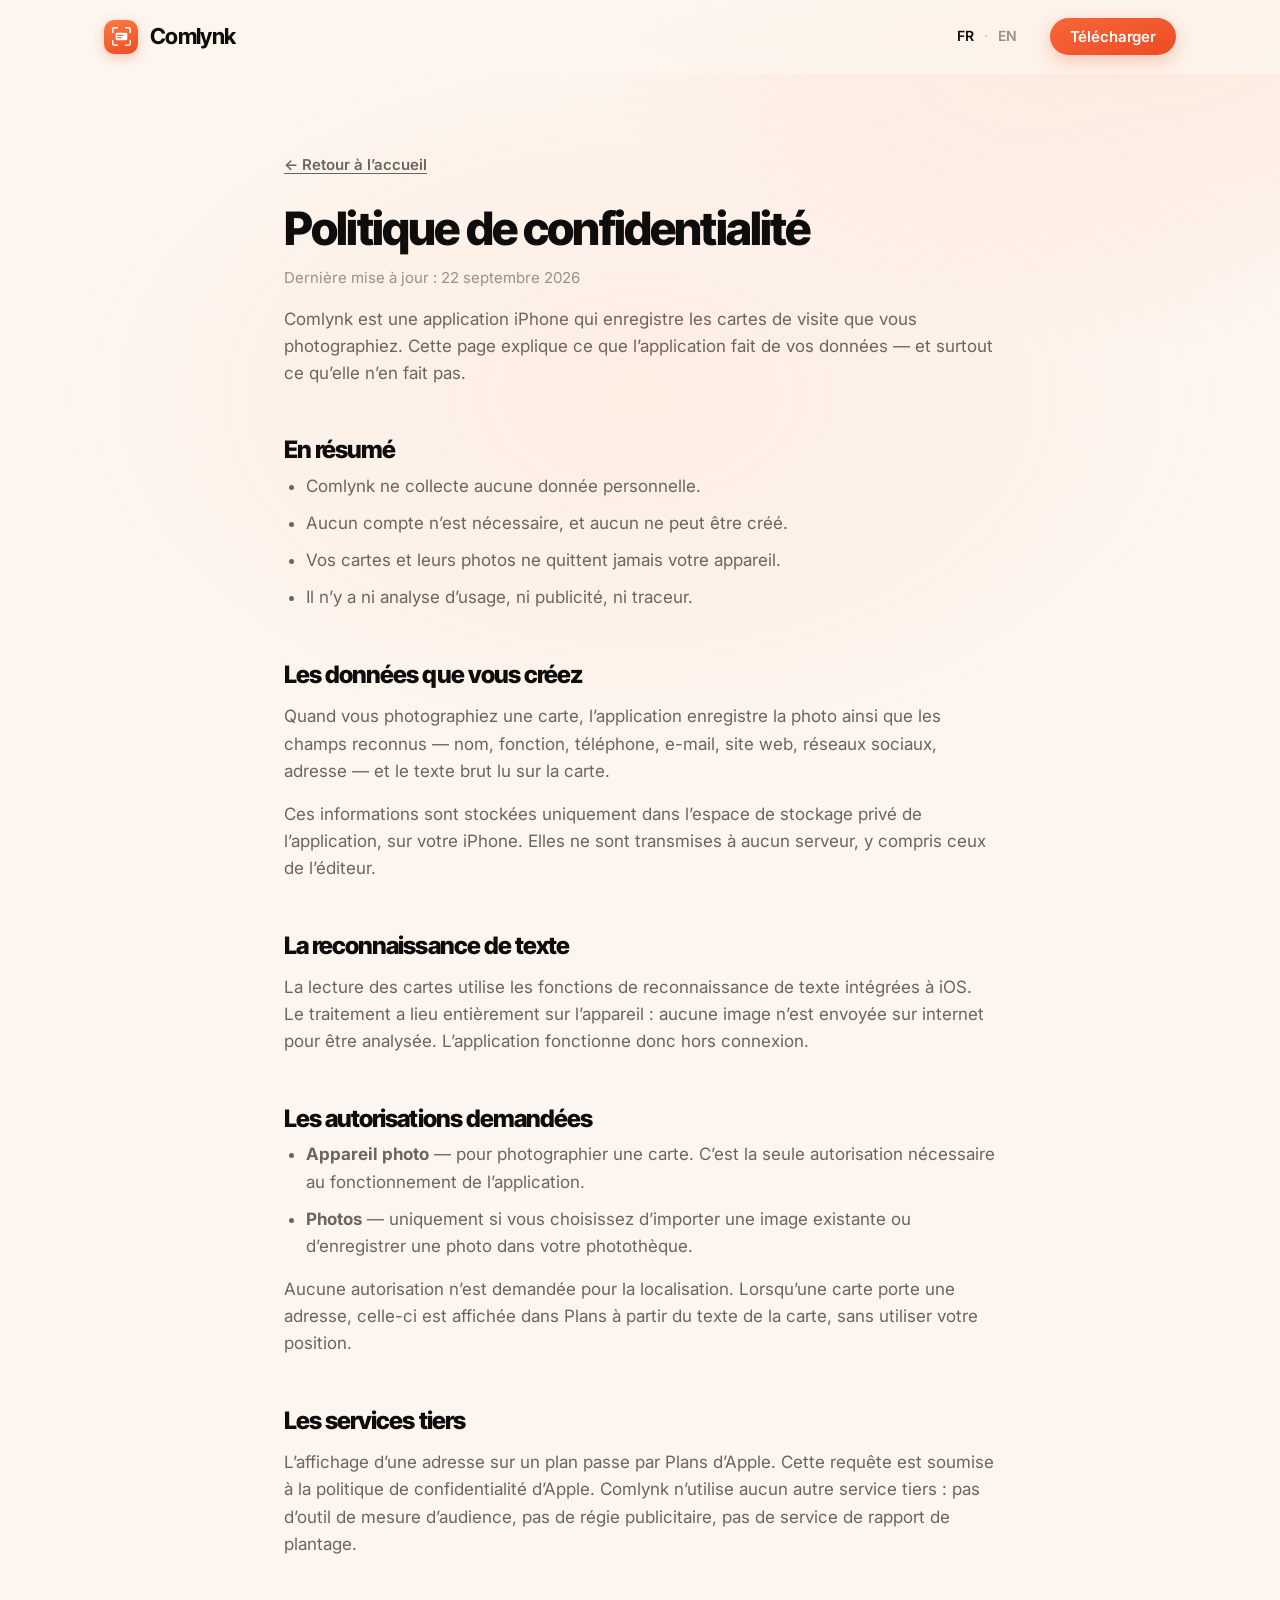
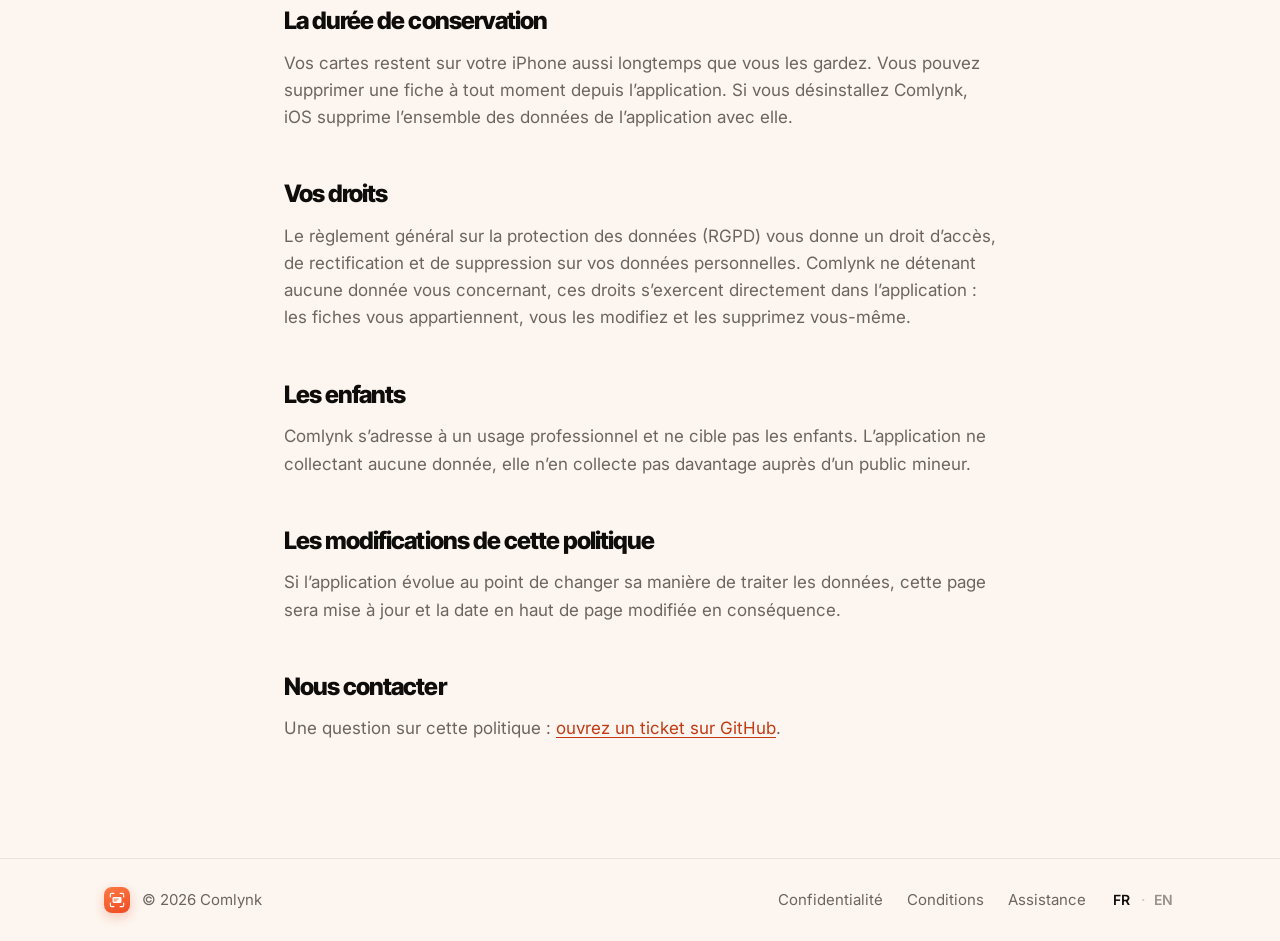
<file: fr/confidentialite.html>
<!doctype html>
<html lang="fr">
  <head>
    <meta charset="utf-8" />
    <meta name="viewport" content="width=device-width, initial-scale=1" />
    <title>Politique de confidentialité — Comlynk</title>
    <meta name="description" content="Comlynk ne collecte aucune donnée personnelle : la reconnaissance de texte se fait sur l’iPhone, sans compte et sans envoi de vos cartes." />
    <link rel="canonical" href="https://kesprit.github.io/comlynk/fr/confidentialite.html" />
    <link rel="alternate" hreflang="fr" href="https://kesprit.github.io/comlynk/fr/confidentialite.html" />
    <link rel="alternate" hreflang="en" href="https://kesprit.github.io/comlynk/en/privacy.html" />
    <meta name="theme-color" content="#fdf6f0" />
    <link rel="icon" href="../favicon.png" sizes="32x32" />
    <link rel="apple-touch-icon" href="../assets/img/apple-touch-icon.png" />
    <link rel="preconnect" href="https://fonts.googleapis.com" />
    <link rel="preconnect" href="https://fonts.gstatic.com" crossorigin />
    <link
      href="https://fonts.googleapis.com/css2?family=Inter+Tight:wght@700;800&family=Inter:wght@400;500;600;700&display=swap"
      rel="stylesheet"
    />
    <link rel="stylesheet" href="../assets/css/site.css" />
  </head>

  <body>
    <a class="skip-link" href="#main">Aller au contenu</a>

    <header class="site-header">
      <div class="container header-inner">
        <a class="brand" href="./" aria-label="Comlynk, accueil">
          <span class="brand-mark" aria-hidden="true">
            <svg viewBox="14 14 72 72" fill="none" xmlns="http://www.w3.org/2000/svg">
              <g stroke="#fff" stroke-width="5" stroke-linecap="round" stroke-linejoin="round">
                <path d="M20 36V26a6 6 0 0 1 6-6h10" />
                <path d="M64 20h10a6 6 0 0 1 6 6v10" />
                <path d="M80 64v10a6 6 0 0 1-6 6H64" />
                <path d="M36 80H26a6 6 0 0 1-6-6V64" />
              </g>
              <rect x="30" y="37" width="40" height="26" rx="5" fill="#fff" />
              <path d="M37 46h18M37 54h12" stroke="#ee4b22" stroke-width="3.4" stroke-linecap="round" />
            </svg>
          </span>
          <span>Comlynk</span>
        </a>
        <nav class="site-nav" aria-label="Principale">
          <p class="lang">
            <span aria-current="true">FR</span>
            <span class="sep" aria-hidden="true">·</span>
            <a href="../en/privacy.html" hreflang="en" lang="en">EN</a>
          </p>
          <a class="btn btn--primary btn--small" href="https://apps.apple.com/fr/app/comlynk/id6815378106" rel="noopener">Télécharger</a>
        </nav>
      </div>
    </header>

    <main id="main">
      <article class="container prose">
        <a class="back" href="./">← Retour à l’accueil</a>
        <h1>Politique de confidentialité</h1>
        <p class="updated">Dernière mise à jour : 22 septembre 2026</p>
        <p>Comlynk est une application iPhone qui enregistre les cartes de visite que vous photographiez. Cette page explique ce que l’application fait de vos données — et surtout ce qu’elle n’en fait pas.</p>
        <h2>En résumé</h2>
        <ul>
          <li>Comlynk ne collecte aucune donnée personnelle.</li>
          <li>Aucun compte n’est nécessaire, et aucun ne peut être créé.</li>
          <li>Vos cartes et leurs photos ne quittent jamais votre appareil.</li>
          <li>Il n’y a ni analyse d’usage, ni publicité, ni traceur.</li>
        </ul>
        <h2>Les données que vous créez</h2>
        <p>Quand vous photographiez une carte, l’application enregistre la photo ainsi que les champs reconnus — nom, fonction, téléphone, e-mail, site web, réseaux sociaux, adresse — et le texte brut lu sur la carte.</p>
        <p>Ces informations sont stockées uniquement dans l’espace de stockage privé de l’application, sur votre iPhone. Elles ne sont transmises à aucun serveur, y compris ceux de l’éditeur.</p>
        <h2>La reconnaissance de texte</h2>
        <p>La lecture des cartes utilise les fonctions de reconnaissance de texte intégrées à iOS. Le traitement a lieu entièrement sur l’appareil : aucune image n’est envoyée sur internet pour être analysée. L’application fonctionne donc hors connexion.</p>
        <h2>Les autorisations demandées</h2>
        <ul>
          <li><strong>Appareil photo</strong> — pour photographier une carte. C’est la seule autorisation nécessaire au fonctionnement de l’application.</li>
          <li><strong>Photos</strong> — uniquement si vous choisissez d’importer une image existante ou d’enregistrer une photo dans votre photothèque.</li>
        </ul>
        <p>Aucune autorisation n’est demandée pour la localisation. Lorsqu’une carte porte une adresse, celle-ci est affichée dans Plans à partir du texte de la carte, sans utiliser votre position.</p>
        <h2>Les services tiers</h2>
        <p>L’affichage d’une adresse sur un plan passe par Plans d’Apple. Cette requête est soumise à la politique de confidentialité d’Apple. Comlynk n’utilise aucun autre service tiers : pas d’outil de mesure d’audience, pas de régie publicitaire, pas de service de rapport de plantage.</p>
        <h2>La durée de conservation</h2>
        <p>Vos cartes restent sur votre iPhone aussi longtemps que vous les gardez. Vous pouvez supprimer une fiche à tout moment depuis l’application. Si vous désinstallez Comlynk, iOS supprime l’ensemble des données de l’application avec elle.</p>
        <h2>Vos droits</h2>
        <p>Le règlement général sur la protection des données (RGPD) vous donne un droit d’accès, de rectification et de suppression sur vos données personnelles. Comlynk ne détenant aucune donnée vous concernant, ces droits s’exercent directement dans l’application : les fiches vous appartiennent, vous les modifiez et les supprimez vous-même.</p>
        <h2>Les enfants</h2>
        <p>Comlynk s’adresse à un usage professionnel et ne cible pas les enfants. L’application ne collectant aucune donnée, elle n’en collecte pas davantage auprès d’un public mineur.</p>
        <h2>Les modifications de cette politique</h2>
        <p>Si l’application évolue au point de changer sa manière de traiter les données, cette page sera mise à jour et la date en haut de page modifiée en conséquence.</p>
        <h2>Nous contacter</h2>
        <p>Une question sur cette politique : <a href="https://github.com/kesprit/comlynk/issues">ouvrez un ticket sur GitHub</a>.</p>
      </article>
    </main>

    <footer class="site-footer">
      <div class="container footer-inner">
        <p class="footer-brand">
          <span class="brand-mark" aria-hidden="true">
            <svg viewBox="14 14 72 72" fill="none" xmlns="http://www.w3.org/2000/svg">
              <g stroke="#fff" stroke-width="5" stroke-linecap="round" stroke-linejoin="round">
                <path d="M20 36V26a6 6 0 0 1 6-6h10" />
                <path d="M64 20h10a6 6 0 0 1 6 6v10" />
                <path d="M80 64v10a6 6 0 0 1-6 6H64" />
                <path d="M36 80H26a6 6 0 0 1-6-6V64" />
              </g>
              <rect x="30" y="37" width="40" height="26" rx="5" fill="#fff" />
              <path d="M37 46h18M37 54h12" stroke="#ee4b22" stroke-width="3.4" stroke-linecap="round" />
            </svg>
          </span>
          © 2026 Comlynk
        </p>
        <nav class="footer-links" aria-label="Pied de page">
          <a href="confidentialite.html">Confidentialité</a>
          <a href="conditions.html">Conditions</a>
          <a href="assistance.html">Assistance</a>
          <span class="lang">
            <span aria-current="true">FR</span>
            <span class="sep" aria-hidden="true">·</span>
            <a href="../en/privacy.html" hreflang="en" lang="en">EN</a>
          </span>
        </nav>
      </div>
    </footer>

    <script src="../assets/js/site.js" defer></script>
  </body>
</html>
</file>
<file: assets/css/site.css>
/* ==========================================================================
   Comlynk — landing page
   Feuille unique, sans dépendance. Ordre : tokens, base, composants,
   sections (dans l'ordre de la page), responsive.
   ========================================================================== */

/* --------------------------------------------------------------------------
   1. Tokens
   -------------------------------------------------------------------------- */

:root {
  --cream: #fdf6f0;
  --cream-warm: #fbeade;
  --white: #ffffff;

  --ink: #0f0d0c;
  --ink-soft: #6e645e;
  --ink-mute: #9a908a;

  --coral: #ee4b22;
  --coral-deep: #c13a14;
  --coral-light: #ff7a45;

  --night: #0b0a09;
  --night-soft: #17130f;

  --line: rgba(15, 13, 12, 0.08);
  --line-strong: rgba(15, 13, 12, 0.12);

  --radius-xl: 32px;
  --radius-lg: 24px;
  --radius-md: 16px;
  --radius-sm: 12px;
  --radius-pill: 999px;

  --shadow-card: 0 1px 2px rgba(15, 13, 12, 0.04), 0 12px 32px rgba(15, 13, 12, 0.05);
  --shadow-float: 0 8px 20px rgba(15, 13, 12, 0.08), 0 32px 64px rgba(15, 13, 12, 0.1);

  --container: 1120px;
  --gutter: 24px;

  --font-display: "Inter Tight", "Helvetica Neue", Helvetica, Arial, sans-serif;
  --font-body: "Inter", -apple-system, BlinkMacSystemFont, "Segoe UI", Roboto,
    Helvetica, Arial, sans-serif;

  --section-gap: clamp(72px, 9vw, 128px);
}

/* --------------------------------------------------------------------------
   2. Base
   -------------------------------------------------------------------------- */

*,
*::before,
*::after {
  box-sizing: border-box;
}

html {
  scroll-behavior: smooth;
  /* Le header collant ne doit pas masquer la cible d'une ancre. */
  scroll-padding-top: 96px;
  -webkit-text-size-adjust: 100%;
}

body {
  margin: 0;
  background: var(--cream);
  color: var(--ink);
  font-family: var(--font-body);
  font-size: 17px;
  line-height: 1.6;
  -webkit-font-smoothing: antialiased;
  -moz-osx-font-smoothing: grayscale;
  overflow-x: hidden;
}

/* Halos chauds de la maquette : un en haut à droite, un au milieu. */
body::before {
  content: "";
  position: fixed;
  inset: 0;
  z-index: -1;
  pointer-events: none;
  background:
    radial-gradient(900px 620px at 88% -4%, rgba(255, 150, 105, 0.16), transparent 62%),
    radial-gradient(1100px 700px at 50% 44%, rgba(255, 170, 120, 0.1), transparent 60%);
}

img {
  max-width: 100%;
  height: auto;
  display: block;
}

a {
  color: inherit;
  text-decoration: none;
}

h1,
h2,
h3 {
  font-family: var(--font-display);
  font-weight: 800;
  letter-spacing: -0.04em;
  line-height: 1.02;
  margin: 0;
}

p {
  margin: 0;
}

ul {
  margin: 0;
  padding: 0;
  list-style: none;
}

:focus-visible {
  outline: 3px solid var(--coral);
  outline-offset: 3px;
  border-radius: 4px;
}

.container {
  width: 100%;
  max-width: var(--container);
  margin-inline: auto;
  padding-inline: var(--gutter);
}

.skip-link {
  position: absolute;
  left: -9999px;
  top: 0;
  z-index: 100;
  background: var(--ink);
  color: var(--white);
  padding: 12px 18px;
  border-radius: 0 0 var(--radius-sm) 0;
  font-weight: 600;
}

.skip-link:focus {
  left: 0;
}

.visually-hidden {
  position: absolute;
  width: 1px;
  height: 1px;
  margin: -1px;
  padding: 0;
  overflow: hidden;
  clip: rect(0 0 0 0);
  white-space: nowrap;
  border: 0;
}

/* --------------------------------------------------------------------------
   3. Composants
   -------------------------------------------------------------------------- */

/* Marque -------------------------------------------------------------- */

.brand {
  display: inline-flex;
  align-items: center;
  gap: 12px;
  font-family: var(--font-display);
  font-weight: 700;
  font-size: 22px;
  letter-spacing: -0.03em;
}

.brand-mark {
  width: 34px;
  height: 34px;
  flex: none;
  border-radius: 10px;
  background: linear-gradient(160deg, var(--coral-light), var(--coral));
  display: grid;
  place-items: center;
  box-shadow: 0 4px 12px rgba(238, 75, 34, 0.28);
}

.brand-mark svg {
  width: 21px;
  height: 21px;
}

/* Boutons -------------------------------------------------------------- */

.btn {
  display: inline-flex;
  align-items: center;
  justify-content: center;
  gap: 10px;
  font-family: var(--font-body);
  font-size: 16px;
  font-weight: 600;
  letter-spacing: -0.01em;
  line-height: 1;
  padding: 16px 26px;
  border: 0;
  border-radius: var(--radius-pill);
  cursor: pointer;
  transition: transform 0.18s ease, box-shadow 0.18s ease, background-color 0.18s ease;
}

.btn svg {
  width: 17px;
  height: 17px;
  flex: none;
}

.btn--primary {
  background: linear-gradient(160deg, #f6673a, var(--coral));
  color: var(--white);
  box-shadow: 0 6px 18px rgba(238, 75, 34, 0.28);
}

.btn--dark {
  background: var(--ink);
  color: var(--white);
  box-shadow: 0 6px 18px rgba(15, 13, 12, 0.22);
}

.btn--small {
  font-size: 15px;
  padding: 11px 20px;
}

a.btn:hover {
  transform: translateY(-1px);
}

a.btn--primary:hover {
  box-shadow: 0 10px 24px rgba(238, 75, 34, 0.34);
}

a.btn--dark:hover {
  box-shadow: 0 10px 24px rgba(15, 13, 12, 0.28);
}

/* Sélecteur de langue --------------------------------------------------- */

.lang {
  display: inline-flex;
  align-items: center;
  gap: 7px;
  font-size: 14px;
  font-weight: 600;
  color: var(--ink-mute);
  letter-spacing: 0.02em;
}

.lang a,
.lang [aria-current="true"] {
  /* Cible tactile d'au moins 24 x 24 px : les deux libellés font 18 px de
     large, le remplissage complète. */
  display: inline-flex;
  align-items: center;
  justify-content: center;
  min-width: 24px;
  min-height: 24px;
}

.lang a:hover {
  color: var(--ink);
}

.lang [aria-current="true"] {
  color: var(--ink);
}

.lang .sep {
  opacity: 0.45;
}

/* Surtitres et titres de section ---------------------------------------- */

.eyebrow {
  font-size: 13px;
  font-weight: 700;
  letter-spacing: 0.14em;
  text-transform: uppercase;
  color: var(--coral);
  margin-bottom: 18px;
}

.section-title {
  font-size: clamp(2rem, 4vw, 2.75rem);
}

.section-sub {
  margin-top: 14px;
  max-width: 44ch;
  font-size: 18px;
  color: var(--ink-soft);
}

/* Cartes ---------------------------------------------------------------- */

.card {
  background: var(--white);
  border-radius: var(--radius-lg);
  box-shadow: var(--shadow-card);
}

/* Châssis d'iPhone ------------------------------------------------------ */

/* Les captures sont brutes, sans coque : le boîtier est dessiné ici, ce qui
   évite de le figer dans l'image et garde les pixels pour l'écran. Les rayons
   sont en pourcentage (horizontal / vertical) pour rester circulaires quelle
   que soit la largeur d'affichage. */
.device {
  position: relative;
  padding: 3%;
  background: linear-gradient(150deg, #2a2523, #0b0a09 42%, #1c1917);
  border-radius: 15% / 7%;
  box-shadow: 0 2px 4px rgba(15, 13, 12, 0.18),
    0 30px 60px rgba(15, 13, 12, 0.22);
}

.device img {
  width: 100%;
  border-radius: 13% / 6%;
}

/* --------------------------------------------------------------------------
   4. En-tête
   -------------------------------------------------------------------------- */

.site-header {
  position: sticky;
  top: 0;
  z-index: 40;
  background: rgba(253, 246, 240, 0.82);
  backdrop-filter: saturate(180%) blur(14px);
  -webkit-backdrop-filter: saturate(180%) blur(14px);
  border-bottom: 1px solid transparent;
}

.header-inner {
  display: flex;
  align-items: center;
  justify-content: space-between;
  gap: 24px;
  padding-block: 18px;
}

.site-nav {
  display: flex;
  align-items: center;
  gap: 30px;
}

.site-nav .nav-link {
  font-size: 16px;
  color: var(--ink-soft);
  transition: color 0.15s ease;
}

.site-nav .nav-link:hover {
  color: var(--ink);
}

/* --------------------------------------------------------------------------
   5. Héro
   -------------------------------------------------------------------------- */

.hero {
  padding-top: clamp(52px, 8vw, 112px);
  padding-bottom: clamp(40px, 5vw, 64px);
}

.hero-grid {
  display: grid;
  grid-template-columns: minmax(0, 1.2fr) minmax(0, 0.64fr);
  align-items: center;
  gap: clamp(32px, 4vw, 60px);
}

.badge {
  display: inline-flex;
  align-items: center;
  gap: 9px;
  background: var(--white);
  color: var(--coral-deep);
  font-size: 14px;
  font-weight: 600;
  padding: 9px 17px;
  border-radius: var(--radius-pill);
  box-shadow: var(--shadow-card);
  margin-bottom: clamp(24px, 3vw, 36px);
}

.badge::before {
  content: "";
  width: 7px;
  height: 7px;
  border-radius: 50%;
  background: var(--coral);
  flex: none;
}

.hero h1 {
  font-size: clamp(2.25rem, 5.1vw, 4.125rem);
}

.hero h1 .accent {
  color: var(--coral);
}

.hero-lede {
  margin-top: clamp(20px, 2.4vw, 30px);
  max-width: 37ch;
  font-size: clamp(17px, 1.5vw, 19px);
  color: var(--ink-soft);
}

.hero-cta {
  margin-top: clamp(28px, 3.4vw, 42px);
  display: flex;
  align-items: center;
  flex-wrap: wrap;
  gap: 18px;
}

.cta-note {
  font-size: 16px;
  color: var(--ink-soft);
}

/* Visuel du héro : le mockup déborde légèrement vers le bas, comme dans
   la maquette, avec l'étiquette « Détection auto » qui mord dessus. */
.hero-media {
  position: relative;
  justify-self: end;
  width: min(100%, 320px);
}

.hero-media .device {
  width: 100%;
}

.hero-tip {
  position: absolute;
  left: -46px;
  top: 46%;
  max-width: 190px;
  background: var(--white);
  border-radius: var(--radius-md);
  padding: 13px 16px;
  box-shadow: var(--shadow-float);
}

.hero-tip strong {
  display: block;
  font-size: 14px;
  color: var(--coral-deep);
  margin-bottom: 3px;
}

.hero-tip span {
  display: block;
  font-size: 14px;
  line-height: 1.35;
  color: var(--ink-soft);
}

/* --------------------------------------------------------------------------
   6. Bande de spécifications
   -------------------------------------------------------------------------- */

.specs {
  padding-bottom: var(--section-gap);
}

.spec-grid {
  display: grid;
  grid-template-columns: repeat(4, minmax(0, 1fr));
  background: var(--white);
  border-radius: var(--radius-lg);
  box-shadow: var(--shadow-card);
  overflow: hidden;
}

.spec-grid li {
  padding: 26px 28px;
  border-left: 1px solid var(--line);
}

.spec-grid li:first-child {
  border-left: 0;
}

.spec-title {
  font-size: 16px;
  font-weight: 700;
  letter-spacing: -0.01em;
  line-height: 1.3;
}

.spec-grid .spec-title + p {
  margin-top: 5px;
  font-size: 15px;
  color: var(--ink-soft);
}

/* --------------------------------------------------------------------------
   7. Trois écrans
   -------------------------------------------------------------------------- */

.steps {
  padding-bottom: var(--section-gap);
}

.step-grid {
  margin-top: clamp(32px, 4vw, 48px);
  display: grid;
  grid-template-columns: repeat(3, minmax(0, 1fr));
  gap: clamp(16px, 2vw, 24px);
}

.step-card {
  background: var(--white);
  border-radius: var(--radius-lg);
  box-shadow: var(--shadow-card);
  padding: 28px 28px 0;
  display: flex;
  flex-direction: column;
  overflow: hidden;
}

.step-head {
  display: flex;
  align-items: center;
  gap: 12px;
  font-family: var(--font-display);
  font-size: 20px;
  font-weight: 700;
  letter-spacing: -0.03em;
}

.step-num {
  width: 26px;
  height: 26px;
  flex: none;
  border-radius: 50%;
  background: var(--coral);
  color: var(--white);
  font-family: var(--font-body);
  font-size: 14px;
  font-weight: 700;
  display: grid;
  place-items: center;
  letter-spacing: 0;
}

.step-card > p {
  margin-top: 14px;
  font-size: 16px;
  color: var(--ink-soft);
}

.step-shot {
  margin: 26px 0 0;
  flex: 1;
  display: flex;
  justify-content: center;
  align-items: flex-end;
  /* Les captures se fondent dans le bas de la carte, comme la maquette. */
  -webkit-mask-image: linear-gradient(to bottom, #000 72%, transparent 100%);
  mask-image: linear-gradient(to bottom, #000 72%, transparent 100%);
}

.step-shot img {
  width: min(100%, 250px);
  border-radius: 18px 18px 0 0;
}

/* --------------------------------------------------------------------------
   8. Cartes difficiles / tout ce que l'app a lu
   -------------------------------------------------------------------------- */

.reading {
  padding-bottom: var(--section-gap);
}

.reading-grid {
  display: grid;
  grid-template-columns: minmax(0, 1fr) minmax(0, 1fr);
  gap: clamp(16px, 2vw, 24px);
  align-items: stretch;
}

.panel {
  border-radius: var(--radius-xl);
  padding: clamp(28px, 3vw, 40px) clamp(28px, 3vw, 40px) 0;
  display: flex;
  flex-direction: column;
  overflow: hidden;
}

.panel h2 {
  font-size: clamp(1.6rem, 2.4vw, 2rem);
}

.panel > p {
  margin-top: 18px;
  font-size: 16px;
  max-width: 48ch;
}

.panel-dark {
  background: var(--night);
  color: var(--white);
}

.panel-dark > p {
  color: rgba(255, 255, 255, 0.68);
}

.panel-light {
  background: var(--white);
  box-shadow: var(--shadow-card);
}

.panel-light > p {
  color: var(--ink-soft);
}

.panel-shots {
  margin: clamp(28px, 3vw, 40px) 0 0;
  flex: 1;
  display: flex;
  gap: 14px;
  align-items: flex-end;
  justify-content: center;
  -webkit-mask-image: linear-gradient(to bottom, #000 80%, transparent 100%);
  mask-image: linear-gradient(to bottom, #000 80%, transparent 100%);
}

.panel-shots img {
  width: min(48%, 220px);
  border-radius: 16px 16px 0 0;
}

.panel-shots--single {
  justify-content: flex-end;
  padding-right: clamp(0px, 4vw, 48px);
}

.panel-shots--single img {
  width: min(70%, 264px);
}

/* --------------------------------------------------------------------------
   9. La fiche complète
   -------------------------------------------------------------------------- */

.record {
  padding-bottom: var(--section-gap);
}

.record-grid {
  display: grid;
  grid-template-columns: minmax(0, 0.78fr) minmax(0, 1fr);
  gap: clamp(32px, 5vw, 72px);
  align-items: center;
}

.record-media {
  margin: 0;
}

.record-media .device {
  width: min(100%, 350px);
  margin-inline: auto;
}

.record-copy h2 {
  font-size: clamp(1.9rem, 3.4vw, 2.5rem);
}

.record-copy > p {
  margin-top: 20px;
  font-size: 17px;
  color: var(--ink-soft);
  max-width: 52ch;
}

.mini-grid {
  margin-top: clamp(26px, 3vw, 36px);
  display: grid;
  grid-template-columns: repeat(2, minmax(0, 1fr));
  gap: 14px;
}

.mini-grid li {
  background: var(--white);
  border-radius: var(--radius-md);
  box-shadow: var(--shadow-card);
  padding: 18px 20px;
}

.mini-grid h3 {
  font-family: var(--font-body);
  font-size: 16px;
  font-weight: 700;
  letter-spacing: -0.01em;
}

.mini-grid p {
  margin-top: 4px;
  font-size: 15px;
  color: var(--ink-soft);
}

/* --------------------------------------------------------------------------
   10. Confidentialité
   -------------------------------------------------------------------------- */

.privacy {
  padding-bottom: var(--section-gap);
}

.privacy-panel {
  position: relative;
  overflow: hidden;
  border-radius: var(--radius-xl);
  background: var(--night-soft);
  color: var(--white);
  padding: clamp(36px, 4.5vw, 60px);
  display: grid;
  grid-template-columns: minmax(0, 1fr) minmax(0, 0.8fr);
  gap: clamp(28px, 4vw, 56px);
  align-items: center;
}

/* Lueur corail dans le coin droit, comme la maquette. */
.privacy-panel::before {
  content: "";
  position: absolute;
  inset: 0;
  pointer-events: none;
  background: radial-gradient(
    620px 420px at 82% 24%,
    rgba(238, 75, 34, 0.42),
    transparent 66%
  );
}

.privacy-panel > * {
  position: relative;
}

.privacy-panel h2 {
  font-size: clamp(1.8rem, 3.2vw, 2.375rem);
}

.privacy-panel h2 + p {
  margin-top: 20px;
  font-size: 17px;
  color: rgba(255, 255, 255, 0.66);
  max-width: 46ch;
}

.chips {
  display: grid;
  gap: 12px;
}

.chips li {
  background: rgba(255, 255, 255, 0.1);
  border: 1px solid rgba(255, 255, 255, 0.12);
  border-radius: var(--radius-md);
  padding: 15px 22px;
  font-size: 16px;
  font-weight: 600;
  backdrop-filter: blur(6px);
  -webkit-backdrop-filter: blur(6px);
}

/* --------------------------------------------------------------------------
   11. Appel final
   -------------------------------------------------------------------------- */

.final {
  padding-bottom: var(--section-gap);
  text-align: center;
}

.final-icon {
  width: 76px;
  height: 76px;
  margin: 0 auto clamp(28px, 3.4vw, 40px);
  border-radius: 18px;
  filter: drop-shadow(0 14px 34px rgba(238, 75, 34, 0.38));
}

.final h2 {
  font-size: clamp(2rem, 4.2vw, 3rem);
}

.final .btn {
  margin-top: clamp(28px, 3.4vw, 40px);
}

.final-note {
  margin-top: 16px;
  font-size: 15px;
  color: var(--ink-mute);
}

.final-note + .final-note {
  margin-top: 5px;
}

/* --------------------------------------------------------------------------
   12. Pied de page
   -------------------------------------------------------------------------- */

.site-footer {
  border-top: 1px solid var(--line);
}

.footer-inner {
  display: flex;
  align-items: center;
  justify-content: space-between;
  flex-wrap: wrap;
  gap: 18px;
  padding-block: 28px;
}

.footer-brand {
  display: inline-flex;
  align-items: center;
  gap: 12px;
  font-size: 15px;
  color: var(--ink-soft);
}

.footer-brand .brand-mark {
  width: 26px;
  height: 26px;
  border-radius: 8px;
}

.footer-brand .brand-mark svg {
  width: 16px;
  height: 16px;
}

.footer-links {
  display: flex;
  align-items: center;
  flex-wrap: wrap;
  gap: 24px;
  font-size: 15px;
  color: var(--ink-soft);
}

.footer-links a:hover {
  color: var(--ink);
}

/* --------------------------------------------------------------------------
   13. Pages de texte (confidentialité, conditions, assistance)
   -------------------------------------------------------------------------- */

.prose {
  padding-top: clamp(48px, 6vw, 80px);
  padding-bottom: var(--section-gap);
  max-width: 760px;
}

.prose h1 {
  font-size: clamp(2.1rem, 4vw, 2.875rem);
}

.prose .updated {
  margin-top: 14px;
  font-size: 15px;
  color: var(--ink-mute);
}

.prose h2 {
  margin-top: clamp(36px, 4vw, 52px);
  font-size: clamp(1.3rem, 2.2vw, 1.5rem);
}

.prose p,
.prose li {
  margin-top: 16px;
  font-size: 17px;
  color: var(--ink-soft);
}

.prose ul {
  list-style: disc;
  padding-left: 22px;
}

.prose li {
  margin-top: 10px;
}

.prose a {
  color: var(--coral-deep);
  text-decoration: underline;
  text-underline-offset: 3px;
}

.prose .back {
  display: inline-block;
  margin-bottom: 28px;
  font-size: 15px;
  font-weight: 600;
  color: var(--ink-soft);
}

.prose .back:hover {
  color: var(--ink);
}

.prose .note {
  margin-top: 28px;
  padding: 20px 24px;
  background: var(--white);
  border-radius: var(--radius-md);
  box-shadow: var(--shadow-card);
  font-size: 16px;
}

/* --------------------------------------------------------------------------
   14. Responsive
   -------------------------------------------------------------------------- */

@media (max-width: 1000px) {
  .hero-grid,
  .record-grid {
    grid-template-columns: minmax(0, 1fr);
  }

  .hero-media {
    justify-self: center;
    width: min(100%, 320px);
  }

  .hero-tip {
    left: -30px;
  }

  .record-media {
    order: 2;
    justify-self: center;
  }

  .spec-grid {
    grid-template-columns: repeat(2, minmax(0, 1fr));
  }

  .spec-grid li:nth-child(odd) {
    border-left: 0;
  }

  .spec-grid li:nth-child(n + 3) {
    border-top: 1px solid var(--line);
  }

  .step-grid,
  .reading-grid,
  .privacy-panel {
    grid-template-columns: minmax(0, 1fr);
  }

  .panel-shots--single {
    justify-content: center;
    padding-right: 0;
  }
}

@media (max-width: 720px) {
  :root {
    --gutter: 20px;
  }

  body {
    font-size: 16px;
  }

  .site-nav .nav-link {
    display: none;
  }

  .site-nav {
    gap: 16px;
  }

  .header-inner {
    gap: 16px;
  }

  .brand {
    font-size: 20px;
    gap: 10px;
  }

  .hero {
    padding-top: 36px;
  }

  .hero-lede {
    max-width: none;
  }

  .hero-media {
    width: min(100%, 290px);
  }

  .hero-tip {
    left: -8px;
    top: 34%;
    max-width: 186px;
    padding: 12px 15px;
  }

  .hero-tip strong,
  .hero-tip span {
    font-size: 14px;
  }

  .mini-grid {
    grid-template-columns: minmax(0, 1fr);
  }

  .footer-inner {
    flex-direction: column;
    align-items: flex-start;
  }

  .footer-links {
    gap: 18px;
  }
}

@media (max-width: 420px) {
  .spec-grid {
    grid-template-columns: minmax(0, 1fr);
  }

  .spec-grid li {
    border-left: 0;
  }

  .spec-grid li + li {
    border-top: 1px solid var(--line);
  }
}

/* --------------------------------------------------------------------------
   15. Préférences système
   -------------------------------------------------------------------------- */

@media (prefers-reduced-motion: reduce) {
  html {
    scroll-behavior: auto;
  }

  *,
  *::before,
  *::after {
    animation-duration: 0.01ms !important;
    animation-iteration-count: 1 !important;
    transition-duration: 0.01ms !important;
  }
}

@media print {
  body::before,
  .site-header {
    display: none;
  }
}

@media (max-width: 560px) {
  .site-header .btn {
    display: none;
  }
}
</file>
